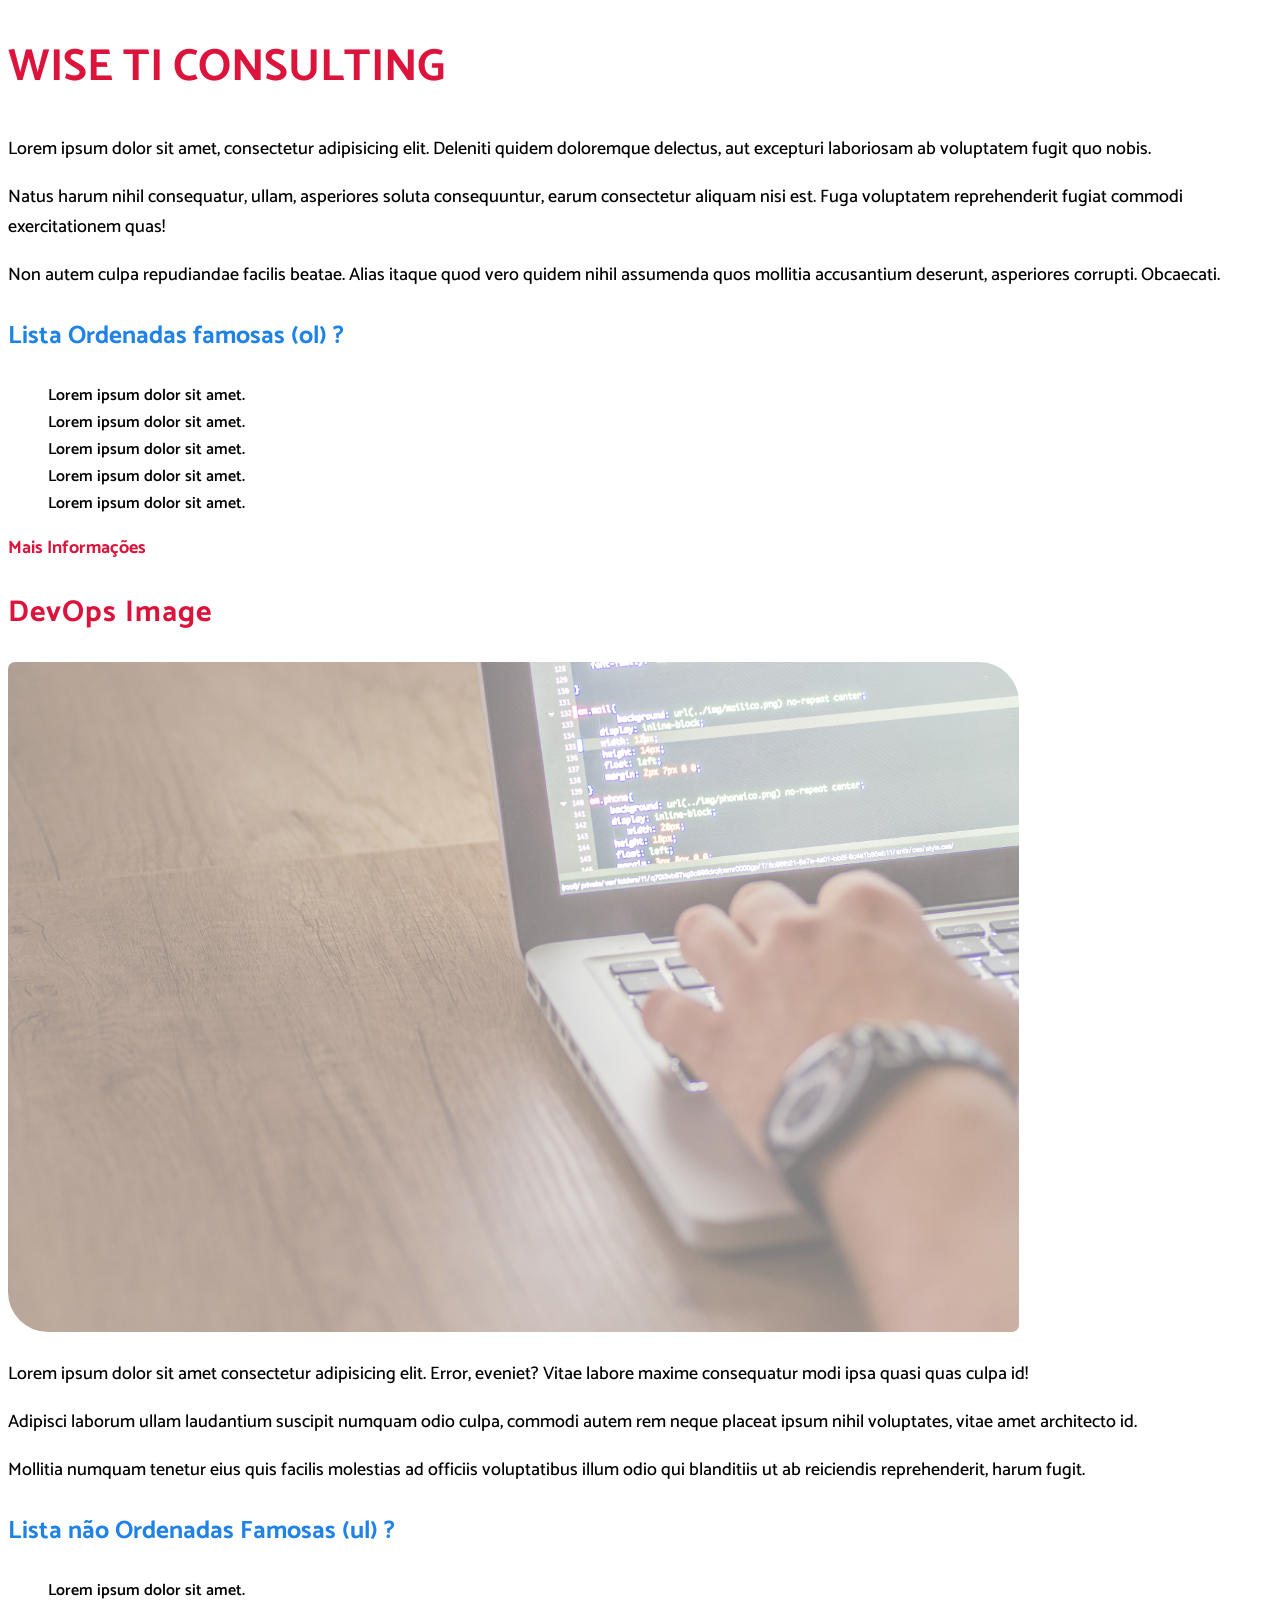
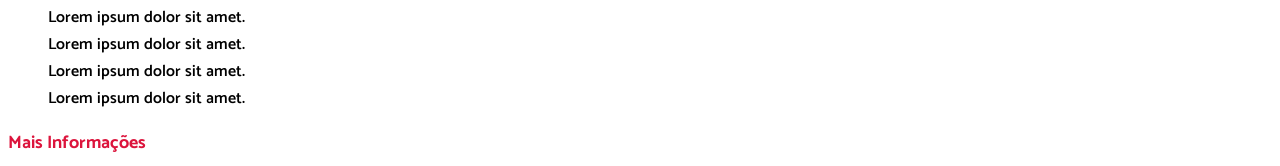
<file: 2 Semestre/WebApp/Fase 4 - View/fase4-view-cap4/index.html>
<!DOCTYPE html>
<html lang="en">
<head>

     <!-- link com o Google Fonts -->
     <link rel="preconnect" href="https://fonts.googleapis.com">
     <link rel="preconnect" href="https://fonts.gstatic.com" crossorigin>
     <link href="https://fonts.googleapis.com/css2?family=Catamaran:wght@300&display=swap" rel="stylesheet">

     
    <meta charset="UTF-8">
    <meta name="viewport" content="width=device-width, initial-scale=1.0">
    <title>Wise TI Consulting CSS</title>

    <link rel="stylesheet" href="./assets/css/styles.css">

</head>
<body>
    <! --CSS Inline - Atribute Style -- >
    <!-- <h1 style="color: red">Introdução CSS</h1> -->
    <h1 >Wise TI Consulting </h1>

    
    <p>Lorem ipsum dolor sit amet, consectetur adipisicing elit. Deleniti quidem doloremque delectus, aut excepturi laboriosam ab voluptatem fugit quo nobis.</p>
    <p>Natus harum nihil consequatur, ullam, asperiores soluta consequuntur, earum consectetur aliquam nisi est. Fuga voluptatem reprehenderit fugiat commodi exercitationem quas!</p>
    <p>Non autem culpa repudiandae facilis beatae. Alias itaque quod vero quidem nihil assumenda quos mollitia accusantium deserunt, asperiores corrupti. Obcaecati.</p>
    
    <h3>Lista Ordenadas famosas (ol) ?</h3>
    <ol>
        <li>Lorem ipsum dolor sit amet.</li>
        <li>Lorem ipsum dolor sit amet.</li>
        <li>Lorem ipsum dolor sit amet.</li>
        <li>Lorem ipsum dolor sit amet.</li>
        <li>Lorem ipsum dolor sit amet.</li>
    </ol>
    <a href="https://aibusiness.com/" target="_blank">Mais Informações</a>


    <h2>DevOps Image </h2>
    <img src="./assets/img/pexels-goumbik-574069.jpg" alt="">

   <p>Lorem ipsum dolor sit amet consectetur adipisicing elit. Error, eveniet? Vitae labore maxime consequatur modi ipsa quasi quas culpa id!</p>
   <p>Adipisci laborum ullam laudantium suscipit numquam odio culpa, commodi autem rem neque placeat ipsum nihil voluptates, vitae amet architecto id.</p>
   <p>Mollitia numquam tenetur eius quis facilis molestias ad officiis voluptatibus illum odio qui blanditiis ut ab reiciendis reprehenderit, harum fugit.</p>

<h3>Lista não Ordenadas Famosas (ul) ?</h3>
    <ul>
        <li>Lorem ipsum dolor sit amet.</li>
        <li>Lorem ipsum dolor sit amet.</li>
        <li>Lorem ipsum dolor sit amet.</li>
        <li>Lorem ipsum dolor sit amet.</li>
        <li>Lorem ipsum dolor sit amet.</li>
    </ul>
    <a href="https://aibusiness.com/" target="_blank">Mais Informações</a>

</body>
</html>
</file>
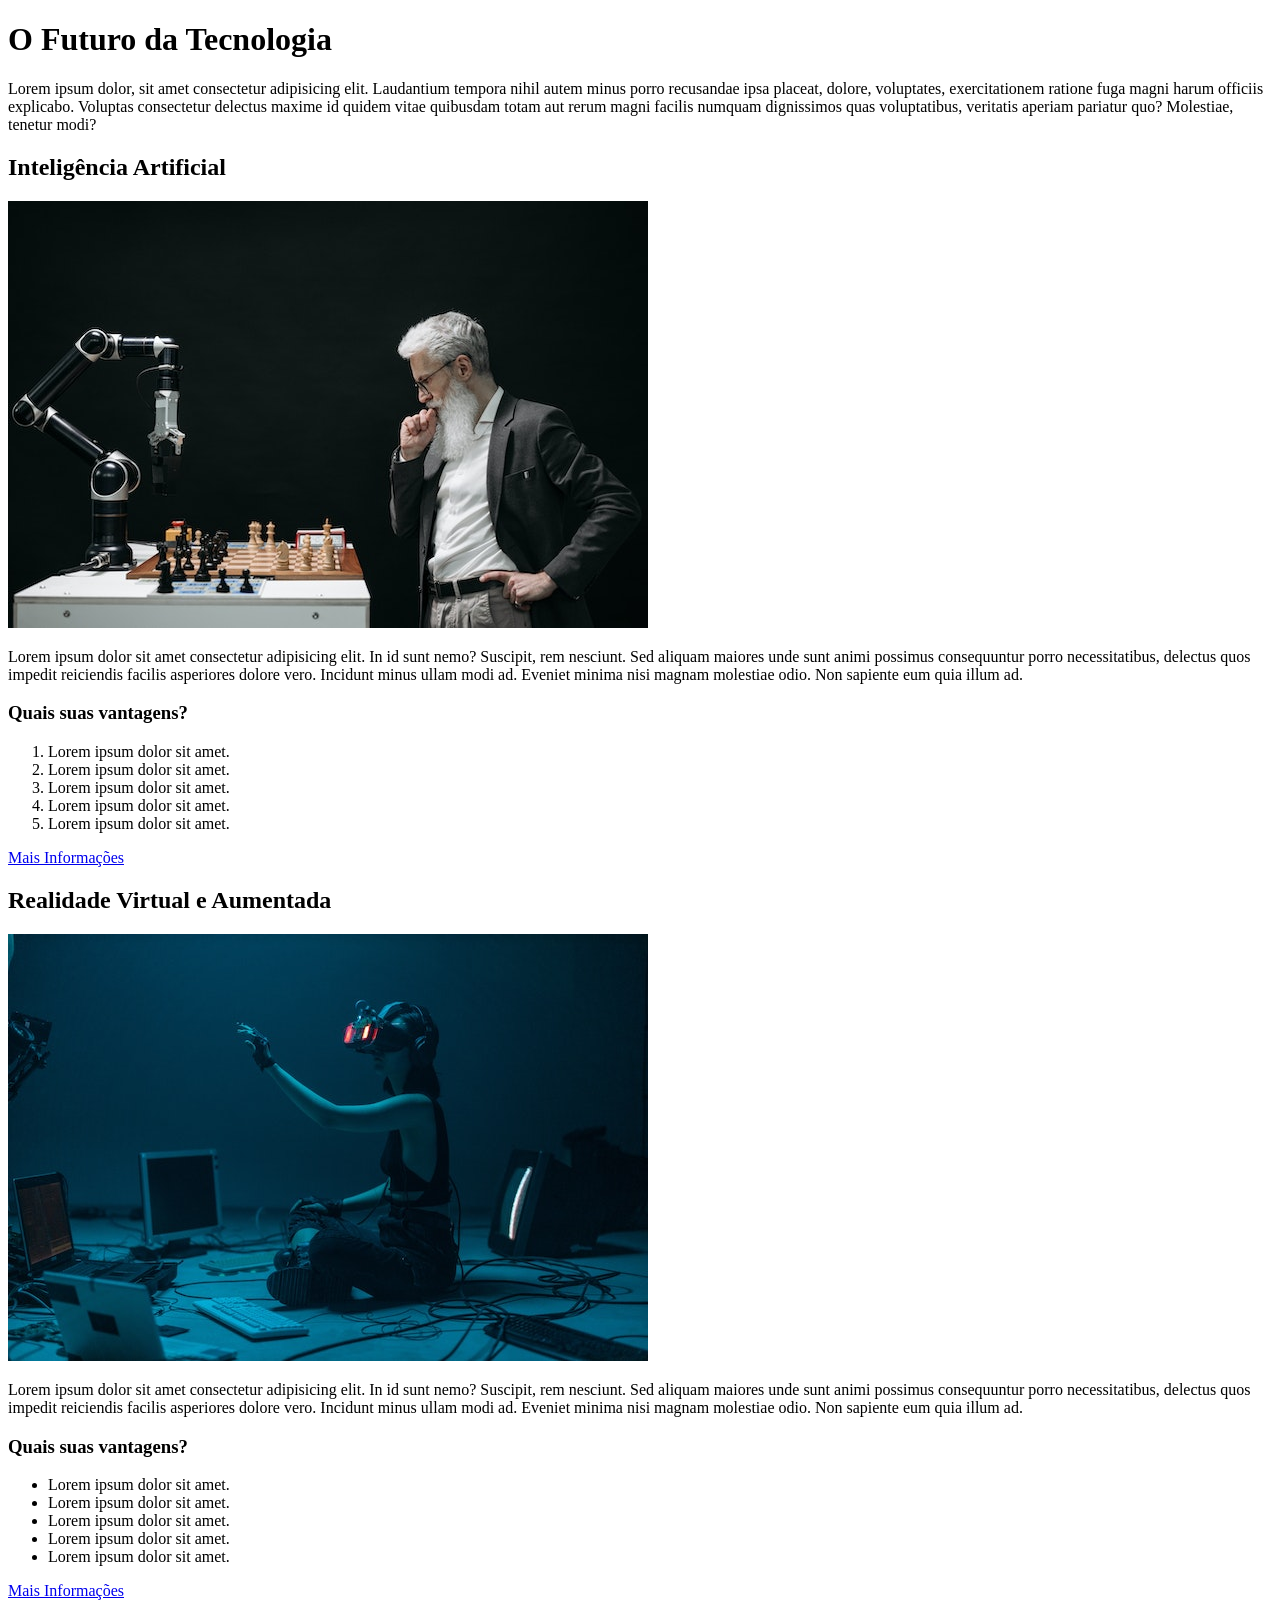
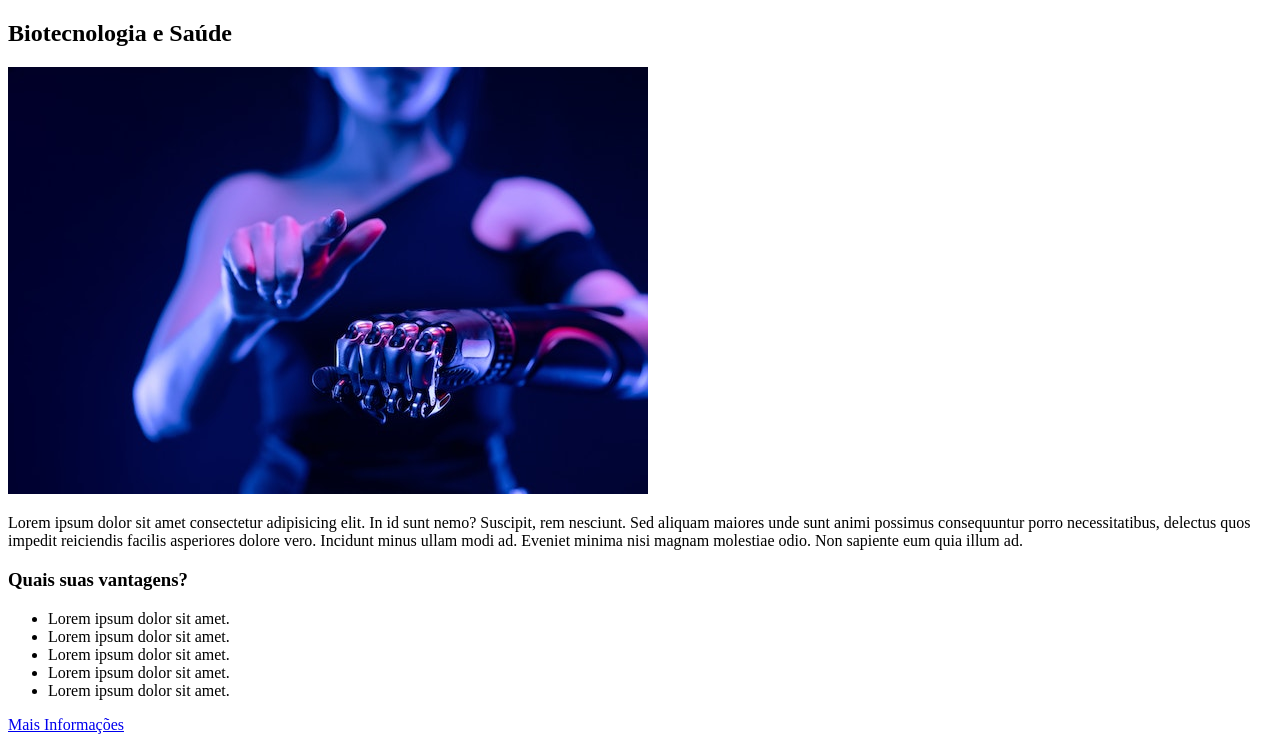
<file: 2 Semestre/WebApp/Fase 4 - View/hands-on-01/index.html>
<!DOCTYPE html>
<html lang="pt-BR">
<head>

     <!-- link com o Google Fonts -->
     <link rel="preconnect" href="https://fonts.googleapis.com">
     <link rel="preconnect" href="https://fonts.gstatic.com" crossorigin>
     <link href="https://fonts.googleapis.com/css2?family=Catamaran:wght@300&display=swap" rel="stylesheet">
 
    <meta charset="UTF-8">
    <meta name="viewport" content="width=device-width, initial-scale=1.0">
    <title>Hands-on-01</title>
</head>
<body>
    <!-- título principal -->
    <h1>O Futuro da Tecnologia</h1>   
    <p>
        Lorem ipsum dolor, sit amet consectetur adipisicing elit. Laudantium tempora nihil autem minus porro recusandae ipsa placeat, dolore, voluptates, exercitationem ratione fuga magni harum officiis explicabo. Voluptas consectetur delectus maxime id quidem vitae quibusdam totam aut rerum magni facilis numquam dignissimos quas voluptatibus, veritatis aperiam pariatur quo? Molestiae, tenetur modi?
    </p> 

    <!-- primeira tecnologia -->
    <h2>Inteligência Artificial</h2>
    <img src="./assets/images/inteligencia-artificial.jpg" alt="Imagem de um robô jogando xadrez com um humano">

    <p>
        Lorem ipsum dolor sit amet consectetur adipisicing elit. In id sunt nemo? Suscipit, rem nesciunt. Sed aliquam maiores unde sunt animi possimus consequuntur porro necessitatibus, delectus quos impedit reiciendis facilis asperiores dolore vero. Incidunt minus ullam modi ad. Eveniet minima nisi magnam molestiae odio. Non sapiente eum quia illum ad.
    </p>

    <h3>Quais suas vantagens?</h3>
    <ol>
        <li>Lorem ipsum dolor sit amet.</li>
        <li>Lorem ipsum dolor sit amet.</li>
        <li>Lorem ipsum dolor sit amet.</li>
        <li>Lorem ipsum dolor sit amet.</li>
        <li>Lorem ipsum dolor sit amet.</li>
    </ol>
    <a href="https://aibusiness.com/" target="_blank">Mais Informações</a>

    <!-- segunda tecnologia -->
    <h2>Realidade Virtual e Aumentada</h2>
    <img src="./assets/images/realidade-aumentada.jpg" alt="Pessoa com um óculos de realidade virtual">

    <p>
        Lorem ipsum dolor sit amet consectetur adipisicing elit. In id sunt nemo? Suscipit, rem nesciunt. Sed aliquam maiores unde sunt animi possimus consequuntur porro necessitatibus, delectus quos impedit reiciendis facilis asperiores dolore vero. Incidunt minus ullam modi ad. Eveniet minima nisi magnam molestiae odio. Non sapiente eum quia illum ad.
    </p>

    <h3>Quais suas vantagens?</h3>
    <ul>
        <li>Lorem ipsum dolor sit amet.</li>
        <li>Lorem ipsum dolor sit amet.</li>
        <li>Lorem ipsum dolor sit amet.</li>
        <li>Lorem ipsum dolor sit amet.</li>
        <li>Lorem ipsum dolor sit amet.</li>
    </ul>
    <a href="https://arpost.co/" target="_blank">Mais Informações</a>

     <!-- terceira tecnologia -->
     <h2>Biotecnologia e Saúde</h2>
     <img src="./assets/images/biotecnologia.jpg" alt="Pessoa com braço biônico">
 
     <p>
         Lorem ipsum dolor sit amet consectetur adipisicing elit. In id sunt nemo? Suscipit, rem nesciunt. Sed aliquam maiores unde sunt animi possimus consequuntur porro necessitatibus, delectus quos impedit reiciendis facilis asperiores dolore vero. Incidunt minus ullam modi ad. Eveniet minima nisi magnam molestiae odio. Non sapiente eum quia illum ad.
     </p>
 
     <h3>Quais suas vantagens?</h3>
     <ul>
         <li>Lorem ipsum dolor sit amet.</li>
         <li>Lorem ipsum dolor sit amet.</li>
         <li>Lorem ipsum dolor sit amet.</li>
         <li>Lorem ipsum dolor sit amet.</li>
         <li>Lorem ipsum dolor sit amet.</li>
     </ul>
     <a href="https://www.bio.org/" target="_blank">Mais Informações</a>

    

    

</body>
</html>
</file>
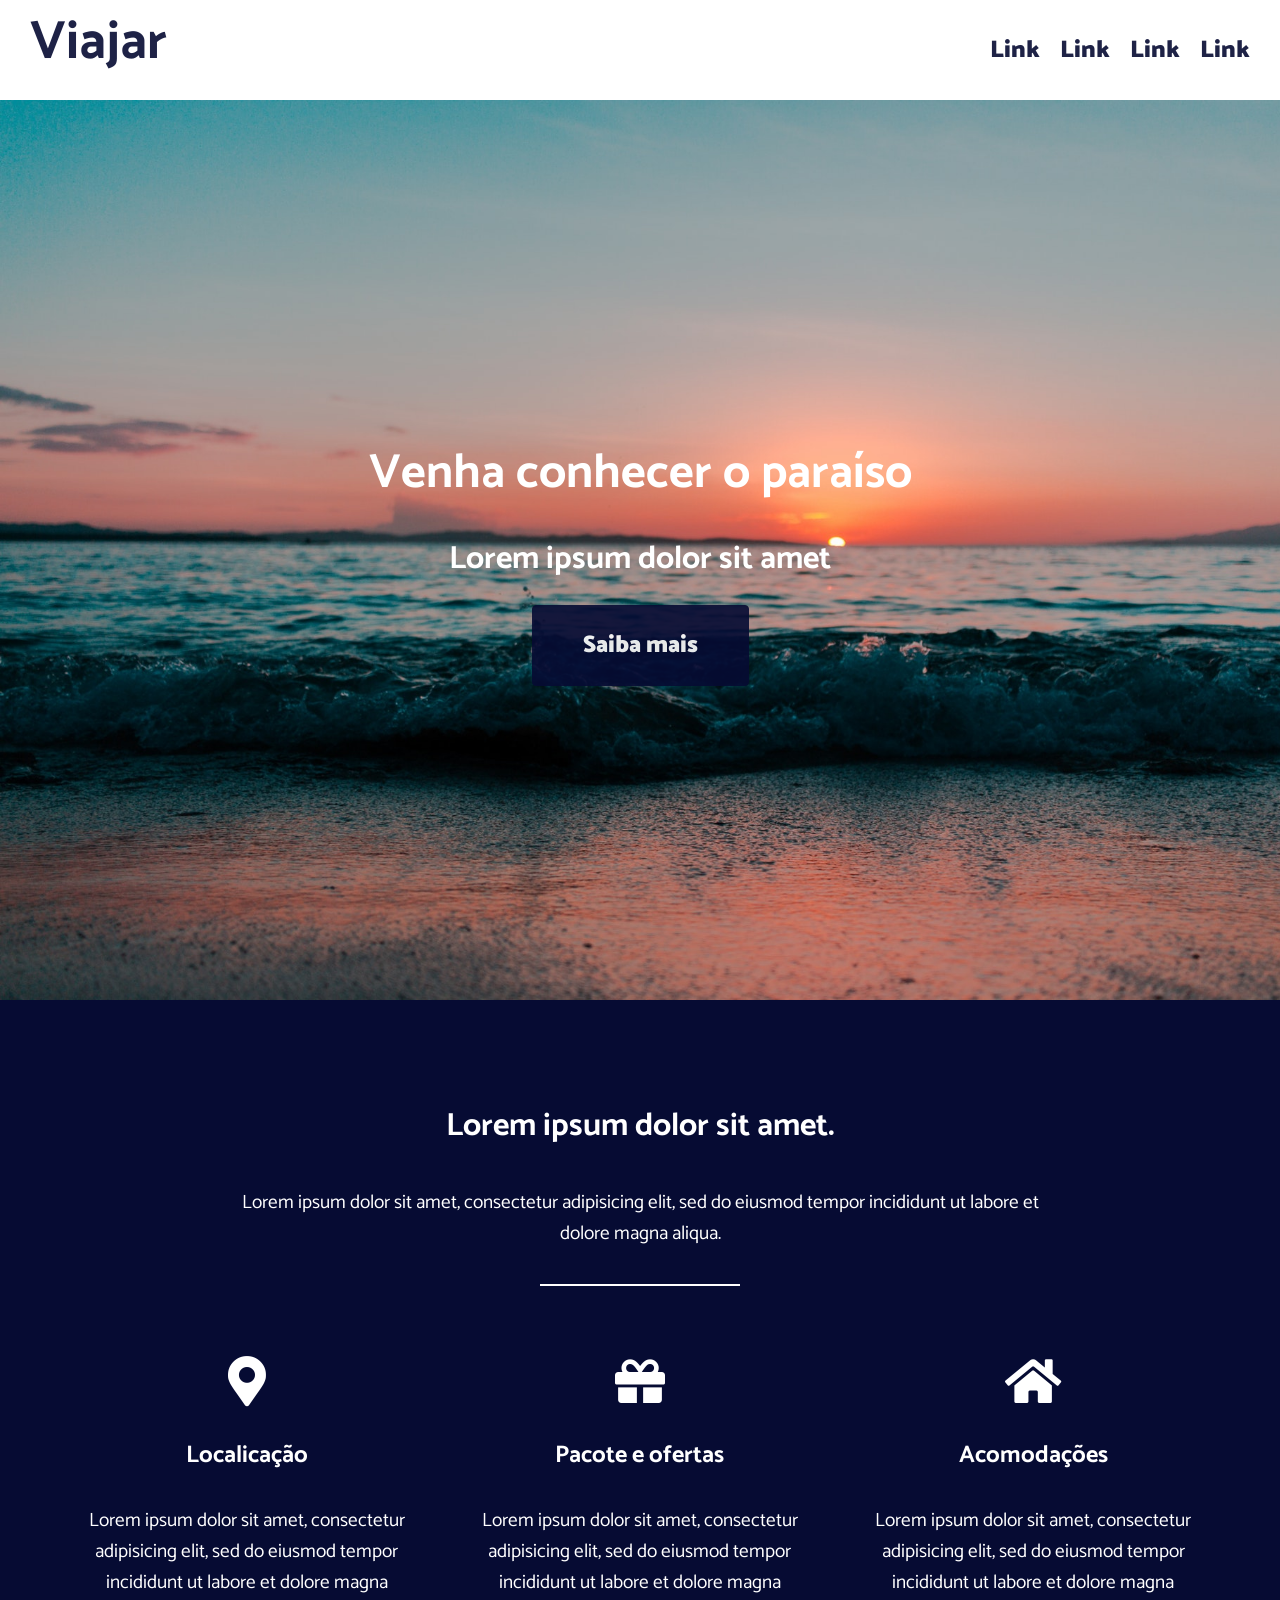
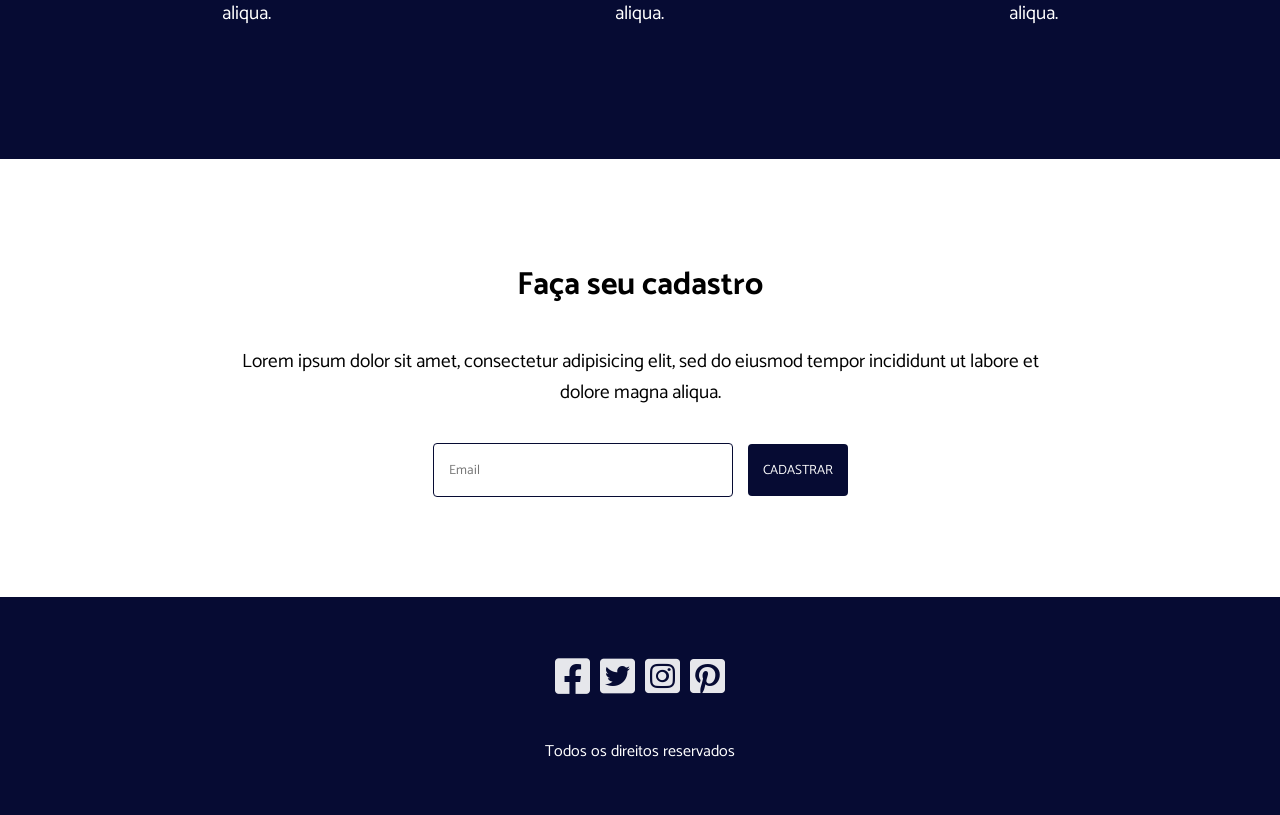
<file: 2 Semestre/WebApp/Fase 4 - View/hands-on-010/index.html>
<!DOCTYPE html>
<html lang="pt-br">

<head>
  <meta charset="utf-8">
  <meta name="viewport" content="width=device-width, initial-scale=1">

  <link rel="preconnect" href="https://fonts.googleapis.com">
  <link rel="preconnect" href="https://fonts.gstatic.com" crossorigin>
  <link href="https://fonts.googleapis.com/css2?family=Catamaran:wght@300&display=swap" rel="stylesheet">

  <link rel="stylesheet" href="https://cdnjs.cloudflare.com/ajax/libs/font-awesome/5.12.1/css/all.min.css"
    integrity="sha256-mmgLkCYLUQbXn0B1SRqzHar6dCnv9oZFPEC1g1cwlkk=" crossorigin="anonymous" />
  <link rel="stylesheet" href="./css/style.css">
  <title>Hands-on-010</title>
</head>

<body>

  <header>
    <h1><a href="#">Viajar</a></h1>
    <nav class="header-menu">
      <ul>
        <li><a href="#">Link</a></li>
        <li><a href="#">Link</a></li>
        <li><a href="#">Link</a></li>
        <li><a href="#">Link</a></li>
      </ul>
    </nav>
  </header>

  <!-- banner -->
  <section class="banner">
    <h2>Venha conhecer o paraíso</h2>
    <h3>Lorem ipsum dolor sit amet</h3>
    <a href="#" class="btn">Saiba mais</a>
  </section>


  <!-- informacoes -->
  <section class="informacoes">
    <h3>Lorem ipsum dolor sit amet.</h3>
    <p>
      Lorem ipsum dolor sit amet, consectetur adipisicing elit, sed do eiusmod tempor incididunt ut labore et dolore
      magna aliqua.
    </p>
    <hr>
    <ul class="item">
      <li>
        <i class="fas fa-map-marker-alt"></i>
        <h4>Localicação</h4>
        <p>Lorem ipsum dolor sit amet, consectetur adipisicing elit, sed do eiusmod tempor incididunt ut labore et
          dolore magna aliqua.</p>
      </li>
      <li>
        <i class="fas fa-gift"></i>
        <h4>Pacote e ofertas</h4>
        <p>Lorem ipsum dolor sit amet, consectetur adipisicing elit, sed do eiusmod tempor incididunt ut labore et
          dolore magna aliqua.</p>
      </li>
      <li>
        <i class="fas fa-home"></i>
        <h4>Acomodações</h4>
        <p>Lorem ipsum dolor sit amet, consectetur adipisicing elit, sed do eiusmod tempor incididunt ut labore et
          dolore magna aliqua.</p>
      </li>
    </ul>
  </section>

  <!-- news Letter -->
  <section class="cadastro">
    <h3>Faça seu cadastro</h3>
    <p>Lorem ipsum dolor sit amet, consectetur adipisicing elit, sed do eiusmod tempor incididunt ut labore et dolore
      magna aliqua.</p>

    <form name="cadastro" id="cadastro" method="post" action="">
      <input type="email" placeholder="Email">
      <button type="button" name="button">Cadastrar</button>
    </form>
  </section>

  <!-- rodapé -->
  <footer>
    <ul>
      <li><a href="#"><i class="fab fa-facebook-square"></i></a></li>
      <li><a href="#"><i class="fab fa-twitter-square"></i></a></li>
      <li><a href="#"><i class="fab fa-instagram-square"></i></a></li>
      <li><a href="#"><i class="fab fa-pinterest-square"></i></a></li>
    </ul>
    <p>
      Todos os direitos reservados
    </p>
  </footer>
</body>

</html>
</file>
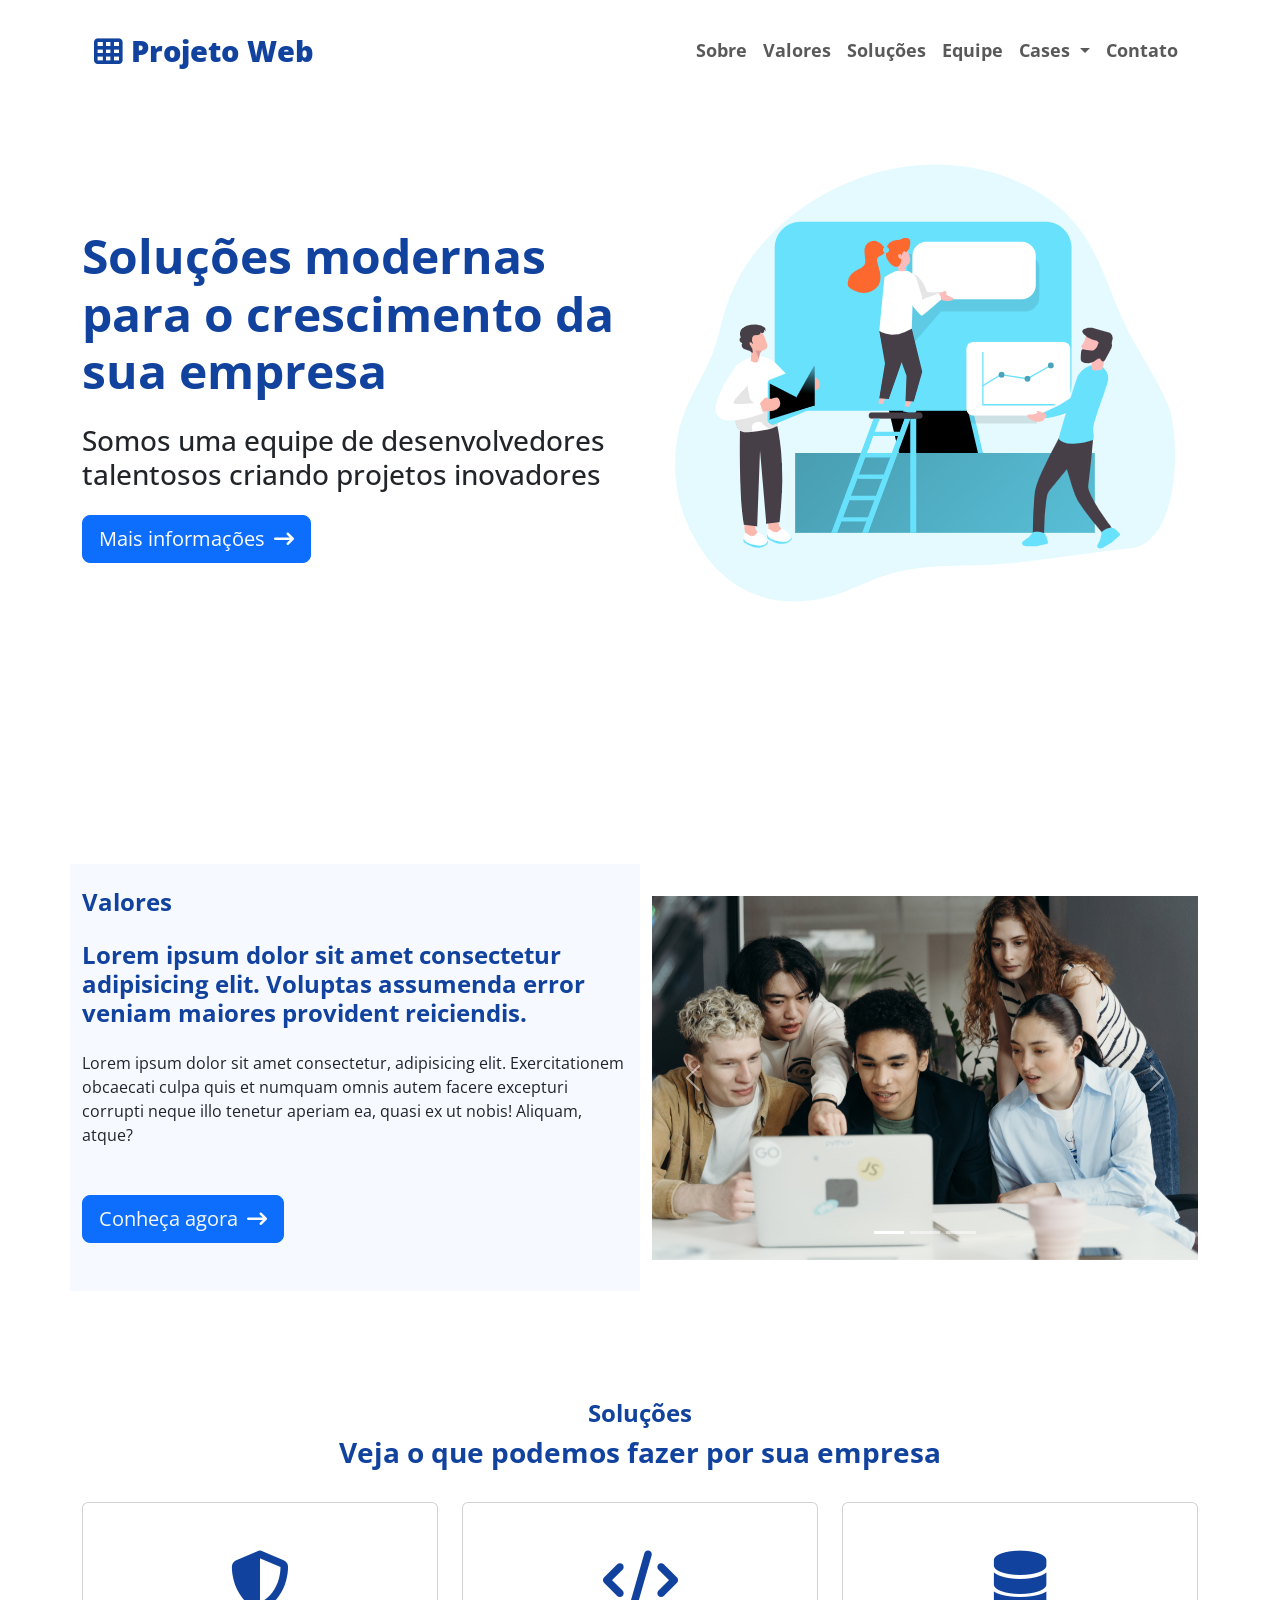
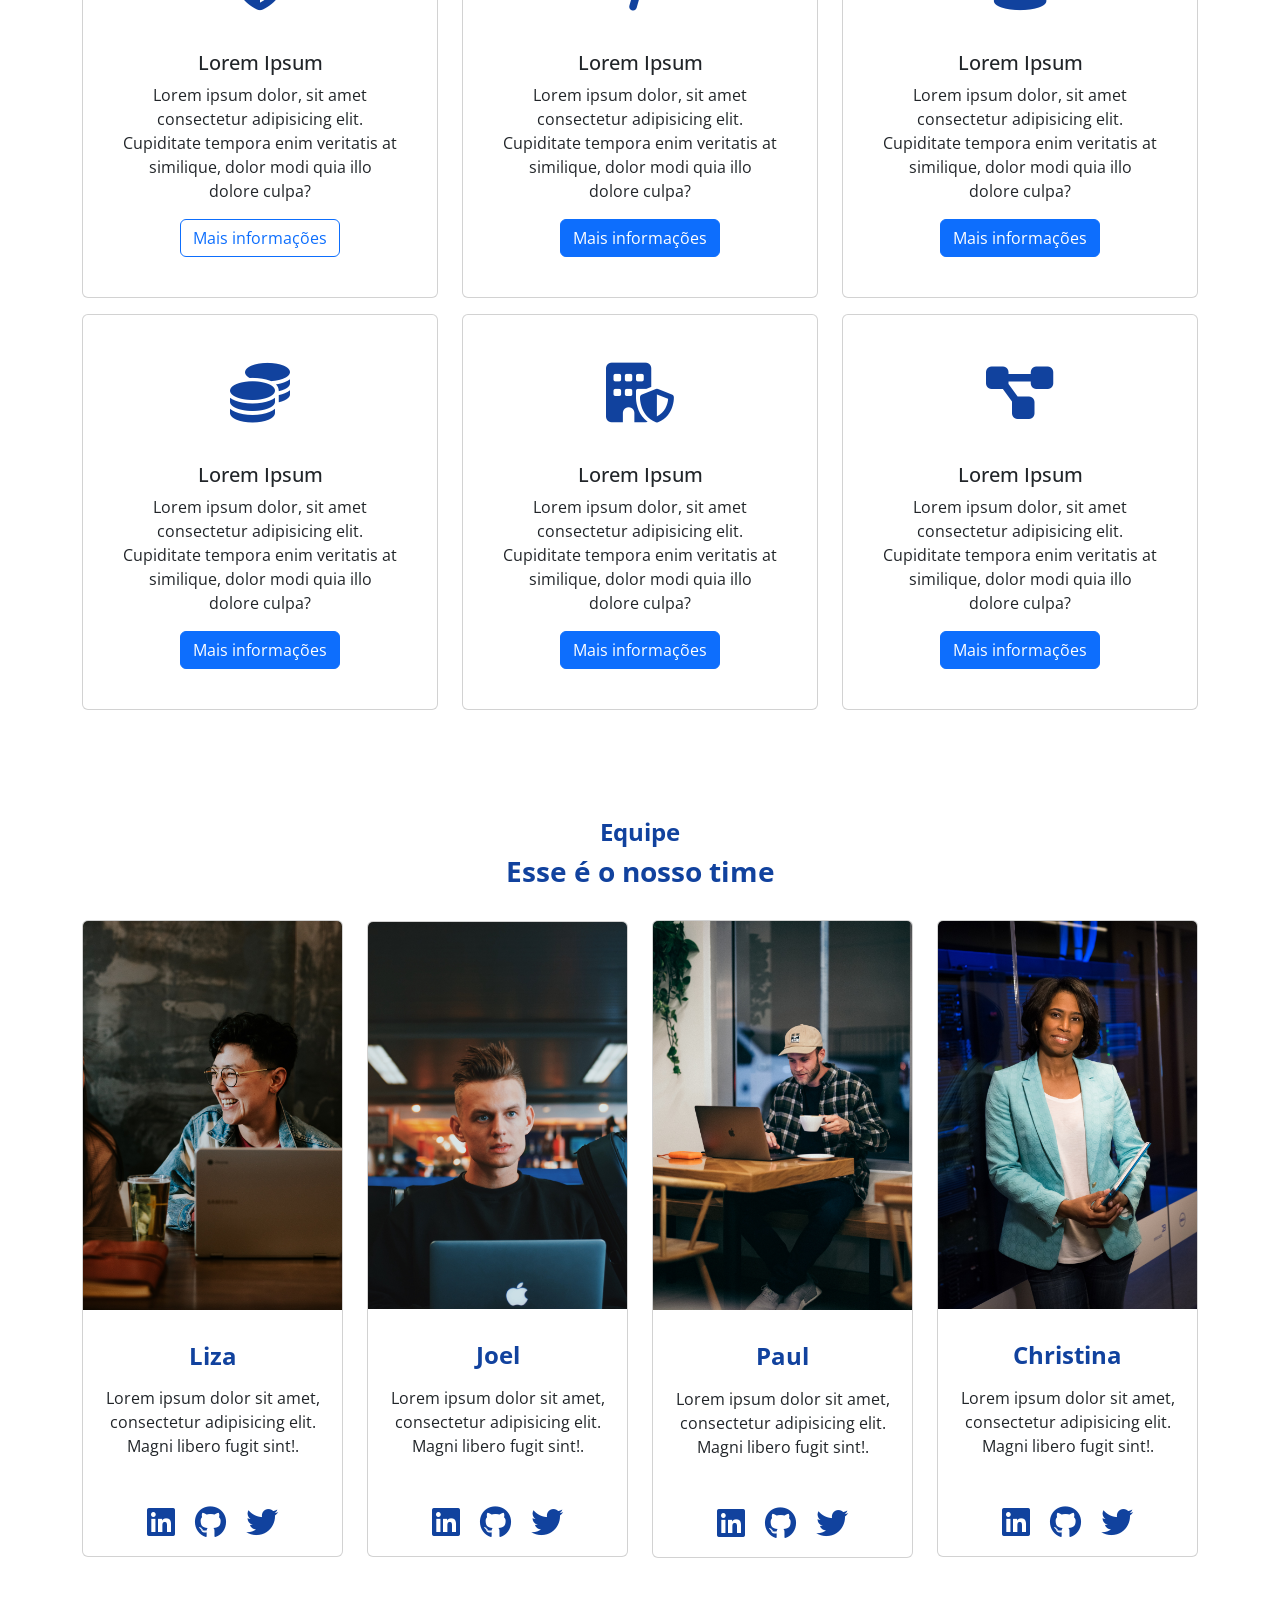
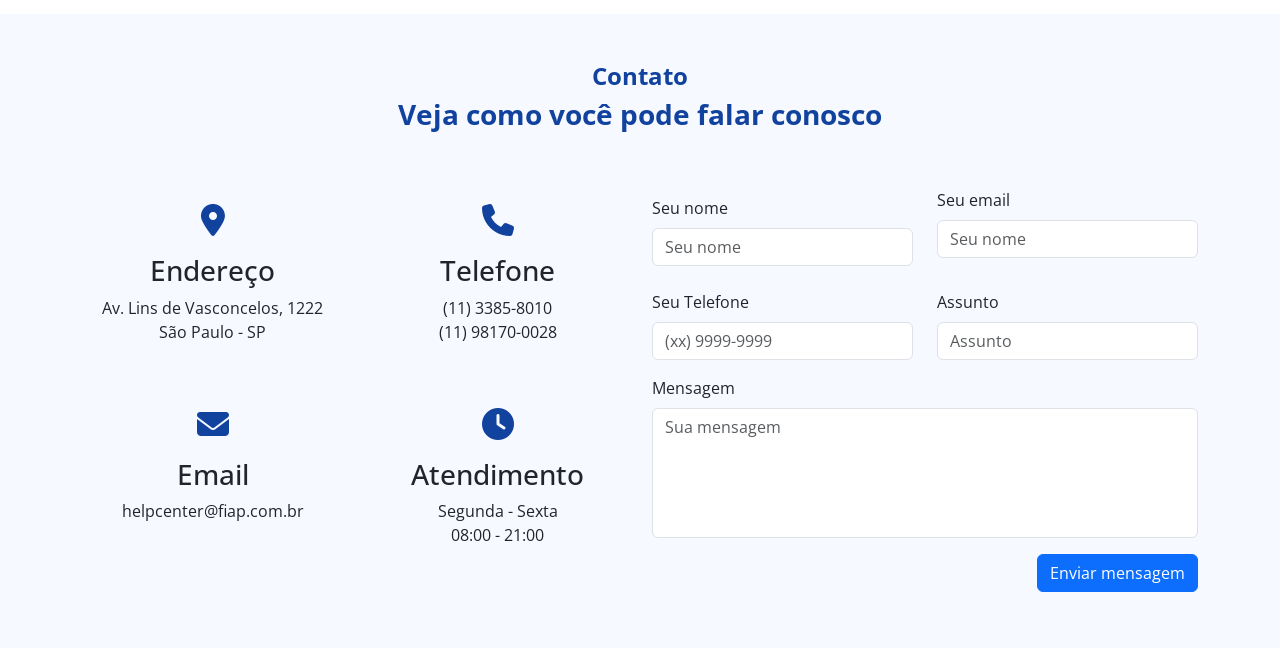
<file: 2 Semestre/WebApp/Fase 4 - View/hands-on-011/index.html>
<!doctype html>
<html lang="pt-BR">

<head>
    <meta charset="utf-8">
    <meta name="viewport" content="width=device-width, initial-scale=1">
    <title>Hands-on-011</title>

    <!-- Google Fonts -->
    <link rel="preconnect" href="https://fonts.googleapis.com">
    <link rel="preconnect" href="https://fonts.gstatic.com" crossorigin>
    <link href="https://fonts.googleapis.com/css2?family=Open+Sans:wght@300&display=swap" rel="stylesheet">
    <!-- Bootstrap Icons -->
    <link rel="stylesheet" href="https://cdn.jsdelivr.net/npm/bootstrap-icons@1.10.4/font/bootstrap-icons.css">

    <link rel="stylesheet" href="https://cdnjs.cloudflare.com/ajax/libs/font-awesome/6.4.0/css/all.min.css"
        integrity="sha512-iecdLmaskl7CVkqkXNQ/ZH/XLlvWZOJyj7Yy7tcenmpD1ypASozpmT/E0iPtmFIB46ZmdtAc9eNBvH0H/ZpiBw=="
        crossorigin="anonymous" referrerpolicy="no-referrer" />

    <!-- Bootstrap CSS -->
    <link href="https://cdn.jsdelivr.net/npm/bootstrap@5.3.0-alpha3/dist/css/bootstrap.min.css" rel="stylesheet"
        integrity="sha384-KK94CHFLLe+nY2dmCWGMq91rCGa5gtU4mk92HdvYe+M/SXH301p5ILy+dN9+nJOZ" crossorigin="anonymous">

    <!-- Minha CSS -->
    <link rel="stylesheet" href="./css/styles.css">

</head>

<body>
    <!-- header da página -->
    <header class="container mt-3 mb-5">
        <nav class="navbar navbar-expand-lg">
            <div class="container">
                <a class="navbar-brand logo-text" href="#"><i class="fa-solid fa-table-cells logo-icon"></i>
                   Projeto Web</a>
                <button class="navbar-toggler" type="button" data-bs-toggle="collapse"
                    data-bs-target="#navbarSupportedContent" aria-controls="navbarSupportedContent"
                    aria-expanded="false" aria-label="Toggle navigation">
                    <i class="fa-solid fa-align-right"></i>
                </button>
                <div class="collapse navbar-collapse" id="navbarSupportedContent">
                    <ul class="navbar-nav ms-auto mb-2 mb-lg-0">
                        <li class="nav-item">
                            <a class="nav-link" href="#sobre">Sobre</a>
                        </li>
                        <li class="nav-item">
                            <a class="nav-link" href="#valores">Valores</a>
                        </li>
                        <li class="nav-item">
                            <a class="nav-link" href="#solucoes">Soluções</a>
                        </li>
                        <li class="nav-item">
                            <a class="nav-link" href="#equipe">Equipe </a>
                        </li>
                        <li class="nav-item dropdown">
                            <a class="nav-link dropdown-toggle" href="#" role="button" data-bs-toggle="dropdown"
                                aria-expanded="false">
                                Cases
                            </a>
                            <ul class="dropdown-menu">
                                <li><a class="dropdown-item" href="#" data-bs-toggle="modal"
                                        data-bs-target="#caseModal1">Case 1</a></li>
                                <li>
                                    <hr class="dropdown-divider">
                                </li>
                                <li><a class="dropdown-item" href="#" data-bs-toggle="modal"
                                        data-bs-target="#caseModal1">Case 2</a></li>
                                <li>
                                    <hr class="dropdown-divider">
                                </li>
                                <li><a class="dropdown-item" href="#" data-bs-toggle="modal"
                                        data-bs-target="#caseModal1">Case 3</a></li>
                            </ul>
                        </li>
                        <li class="nav-item">
                            <a class="nav-link" href="#contato">Contato</a>
                        </li>
                    </ul>
                </div>
            </div>
        </nav>
    </header>


    <!-------------------------------------- sobre -------------------------------------->
    <section class="container sobre my-5" id="sobre">
        <div class="row d-flex align-items-center justify-content-between">
            <div class="col-lg-6">
                <h2 class="my-title display-5 my-4">Soluções modernas para o crescimento da sua empresa</h2>
                <h3 class="mb-4">Somos uma equipe de desenvolvedores talentosos criando projetos inovadores</h3>
                <a href="" class="btn btn-primary btn-lg">Mais informações <i
                        class="fa-solid fa-arrow-right-long ms-1"></i></a>
            </div>
            <div class="col-lg-6 text-center">
                <img src="./images/Team building _Monochromatic.png" alt="" class="img-fluid">
            </div>
        </div>
    </section>
    <!----------------------------------- fim sobre - ------------------------------------->

    <!-------------------------------------- valores -------------------------------------->
    <section class="container my-5" id="valores">
        <div class="row d-flex align-items-center justify-content-center">
            <div class="col-lg-6 bg-blue-2 my-2">
                <h4 class="my-1 my-title mt-4">Valores</h4>
                <h4 class="my-title my-4">Lorem ipsum dolor sit amet consectetur adipisicing elit. Voluptas assumenda
                    error veniam maiores provident reiciendis.</h4>
                <p class="mb-5">Lorem ipsum dolor sit amet consectetur, adipisicing elit. Exercitationem obcaecati culpa
                    quis et numquam omnis autem facere excepturi corrupti neque illo tenetur aperiam ea, quasi ex ut
                    nobis! Aliquam, atque?</p>
                <a href="" class="btn btn-primary btn-lg text-light mb-5">Conheça agora <i
                        class="fa-solid fa-arrow-right-long ms-1"></i></a>
            </div>
            <div class="col-lg-6 text-center my-2">
            <div id="carouselExampleIndicators" class="carousel slide">
                <div class="carousel-indicators">
                    <button type="button" data-bs-target="#carouselExampleIndicators" data-bs-slide-to="0" class="active"
                        aria-current="true" aria-label="Slide 1"></button>
                    <button type="button" data-bs-target="#carouselExampleIndicators" data-bs-slide-to="1"
                        aria-label="Slide 2"></button>
                    <button type="button" data-bs-target="#carouselExampleIndicators" data-bs-slide-to="2"
                        aria-label="Slide 3"></button>
                </div>
                <div class="carousel-inner">
                    <div class="carousel-item active">
                        <img src="./images/carousel/pexels-cottonbro-studio-7437489.jpg" class="d-block w-100" alt="...">
                    </div>
                    <div class="carousel-item">
                        <img src="./images/carousel/pexels-christina-morillo-1181610.jpg" class="d-block w-100" alt="...">
                    </div>
                    
                    <div class="carousel-item">
                        <img src="./images/carousel/pexels-thirdman-5257759.jpg" class="d-block w-100" alt="...">
                    </div>
                </div>
                <button class="carousel-control-prev" type="button" data-bs-target="#carouselExampleIndicators"
                    data-bs-slide="prev">
                    <span class="carousel-control-prev-icon" aria-hidden="true"></span>
                    <span class="visually-hidden">Previous</span>
                </button>
                <button class="carousel-control-next" type="button" data-bs-target="#carouselExampleIndicators"
                    data-bs-slide="next">
                    <span class="carousel-control-next-icon" aria-hidden="true"></span>
                    <span class="visually-hidden">Next</span>
                </button>
            </div>
            </div>
        </div>
    </section>
    <!----------------------------------- fim valores -------------------------------------->

    <!----------------------------------- solucoes -------------------------------------->
    <section class="container my-5" id="solucoes">
        <h4 class="my-title text-center my-mt">Soluções</h4>
        <h3 class="text-center my-title mb-4">Veja o que podemos fazer por sua empresa</h3>

        <div class="row d-flex align-items-center justify-content-center">
            <div class="col-lg-4 my-2">
                <div class="card text-center p-4">
                    <i class="fa-solid fa-shield-halved icon"></i>
                    <div class="card-body">
                        <h5 class="card-title">Lorem Ipsum</h5>
                        <p class="card-text">Lorem ipsum dolor, sit amet consectetur adipisicing elit. Cupiditate
                            tempora enim veritatis at similique, dolor modi quia illo dolore culpa?</p>
                        <a href="#" class="btn btn-outline-primary">Mais informações</a>
                    </div>
                </div>
            </div>

            <div class="col-lg-4 my-2">
                <div class="card text-center p-4">
                    <i class="fa-solid fa-code icon"></i>
                    <div class="card-body">
                        <h5 class="card-title">Lorem Ipsum</h5>
                        <p class="card-text">Lorem ipsum dolor, sit amet consectetur adipisicing elit. Cupiditate
                            tempora enim veritatis at similique, dolor modi
                            quia illo dolore culpa?</p>
                        <a href="#" class="btn btn-primary">Mais informações</a>
                    </div>
                </div>

            </div>

            <div class="col-lg-4 my-2">
                <div class="card text-center p-4">
                    <i class="fa-solid fa-database icon"></i>
                    <div class="card-body">
                        <h5 class="card-title">Lorem Ipsum</h5>
                        <p class="card-text">Lorem ipsum dolor, sit amet consectetur adipisicing elit. Cupiditate
                            tempora enim veritatis at similique, dolor modi
                            quia illo dolore culpa?</p>
                        <a href="#" class="btn btn-primary">Mais informações</a>
                    </div>
                </div>

            </div>

            <div class="col-lg-4 my-2">
                <div class="card text-center p-4">
                    <i class="fa-solid fa-coins icon"></i>
                    <div class="card-body">
                        <h5 class="card-title">Lorem Ipsum</h5>
                        <p class="card-text">Lorem ipsum dolor, sit amet consectetur adipisicing elit. Cupiditate
                            tempora enim veritatis at similique, dolor modi
                            quia illo dolore culpa?</p>
                        <a href="#" class="btn btn-primary">Mais informações</a>
                    </div>
                </div>
            </div>

            <div class="col-lg-4 my-2">
                <div class="card text-center p-4">
                    <i class="fa-solid fa-building-shield icon"></i>
                    <div class="card-body">
                        <h5 class="card-title">Lorem Ipsum</h5>
                        <p class="card-text">Lorem ipsum dolor, sit amet consectetur adipisicing elit. Cupiditate
                            tempora enim veritatis at similique, dolor modi
                            quia illo dolore culpa?</p>
                        <a href="#" class="btn btn-primary">Mais informações</a>
                    </div>
                </div>
            </div>

            <div class="col-lg-4 my-2">
                <div class="card text-center p-4">
                    <i class="fa-solid fa-diagram-project icon"></i>
                    <div class="card-body">
                        <h5 class="card-title">Lorem Ipsum</h5>
                        <p class="card-text">Lorem ipsum dolor, sit amet consectetur adipisicing elit. Cupiditate
                            tempora enim veritatis at similique, dolor modi
                            quia illo dolore culpa?</p>
                        <a href="#" class="btn btn-primary">Mais informações</a>
                    </div>
                </div>

            </div>

        </div>
    </section>
    <!-------------------------------- fim solucoes -------------------------------------->



    <!----------------------------------- equipe -------------------------------------->
    <section class="container mb-5" id="equipe">
        <h4 class="my-title text-center my-mt">Equipe</h4>
        <h3 class="text-center my-title mb-4">Esse é o nosso time</h3>

        <div class="row d-flex align-items-center justify-content-center">
            <div class="col-lg-3 my-2">
                <div class="card text-center">
                    <img src="./images/equipe/liza-cagle-nuyCCp8jleU-unsplash.jpg" class="card-img-top" alt="...">
                    <div class="card-body">
                        <h4 class="my-title my-3">Liza</h4>
                        <p class="card-text mb-4">Lorem ipsum dolor sit amet, consectetur adipisicing elit. Magni libero
                            fugit sint!.</p>
                        <div class="mt-5">
                            <a href=""><i class="fa-brands fa-linkedin icon-social mx-2"></i></a>
                            <a href=""><i class="fa-brands fa-github icon-social mx-2"></i></a>
                            <a href=""><i class="fa-brands fa-twitter icon-social mx-2"></i> </a>
                        </div>
                    </div>
                </div>
            </div>

            <div class="col-lg-3 my-2">
                <div class="card text-center">
                    <img src="./images/equipe/joel-mott-YU2cDEikESw-unsplash.jpg" class="card-img-top" alt="...">
                    <div class="card-body">
                        <h4 class="my-title my-3">Joel</h4>
                        <p class="card-text">Lorem ipsum dolor sit amet, consectetur adipisicing elit. Magni libero
                            fugit sint!.</p>
                        <div class="mt-5">
                            <a href=""><i class="fa-brands fa-linkedin icon-social mx-2"></i></a>
                            <a href=""><i class="fa-brands fa-github icon-social mx-2"></i></a>
                            <a href=""><i class="fa-brands fa-twitter icon-social mx-2"></i> </a>
                        </div>
                    </div>
                </div>
            </div>

            <div class="col-lg-3 my-2">
                <div class="card text-center">
                    <img src="./images/equipe/paul-visuals-PFC2fY9LE_g-unsplash.jpg" class="card-img-top" alt="...">
                    <div class="card-body">
                        <h4 class="my-title my-3">Paul</h4>
                        <p class="card-text mb-4">Lorem ipsum dolor sit amet, consectetur adipisicing elit. Magni libero
                            fugit sint!.</p>
                        <div class="mt-5">
                            <a href=""><i class="fa-brands fa-linkedin icon-social mx-2"></i></a>
                            <a href=""><i class="fa-brands fa-github icon-social mx-2"></i></a>
                            <a href=""><i class="fa-brands fa-twitter icon-social mx-2"></i> </a>
                        </div>
                    </div>
                </div>
            </div>

            <div class="col-lg-3 my-2">
                <div class="card text-center">
                    <img src="./images/equipe/christina-wocintechchat-com-dZVU-OYzOi0-unsplash.jpg" class="card-img-top"
                        alt="...">
                    <div class="card-body">
                        <h4 class="my-title my-3">Christina</h4>
                        <p class="card-text mb-4">Lorem ipsum dolor sit amet, consectetur adipisicing elit. Magni libero
                            fugit sint!.</p>
                        <div class="mt-5">
                            <a href=""><i class="fa-brands fa-linkedin icon-social mx-2"></i></a>
                            <a href=""><i class="fa-brands fa-github icon-social mx-2"></i></a>
                            <a href=""><i class="fa-brands fa-twitter icon-social mx-2"></i> </a>
                        </div>
                    </div>
                </div>
            </div>
        </div>
    </section>
    <!-------------------------------- fim equipe -------------------------------------->

    <!----------------------------------  modal ---------------------------------------->

    <!-- Case Padrão -->
    <div class="modal fade" id="caseModal1" tabindex="-1" aria-labelledby="exampleModalLabel" aria-hidden="true">
        <div class="modal-dialog modal-lg modal-dialog-centered">
            <div class="modal-content">
                <div class="modal-header">
                    <h1 class="modal-title fs-5" id="exampleModalLabel">Empresa ABC</h1>
                    <button type="button" class="btn-close" data-bs-dismiss="modal" aria-label="Close"></button>
                </div>
                <div class="modal-body">
                    <h2 class="mb-3">Descrição do projeto</h2>
                    <p>
                        Lorem ipsum dolor sit amet consectetur adipisicing elit. Repellendus, ut suscipit praesentium id
                        cum maiores quod assumenda quibusdam! Tempore at nesciunt minima! Beatae veniam omnis, ipsa
                        similique vitae deleniti facere accusantium doloremque, veritatis dolorum itaque fuga debitis
                        sint eaque voluptatum. Placeat similique et beatae reiciendis deleniti vel. Mollitia deserunt
                        rem ut corrupti voluptatibus nihil porro fuga obcaecati, molestias ducimus repellendus saepe
                        provident maiores, ab molestiae aut ratione assumenda? Nisi excepturi, inventore cum architecto
                        expedita accusamus alias officiis sint dicta voluptatum consequuntur voluptates quasi in
                        corporis adipisci magnam nulla error omnis deleniti fuga. Cumque, culpa veritatis ab quis porro
                        neque incidunt quisquam dolore quasi omnis placeat maxime delectus earum quaerat ducimus maiores
                        dignissimos quae vero eveniet a, consequatur explicabo laboriosam libero?
                    </p>

                    <h2>Soluções desenvolvidas</h2>
                    <div class="row my-4">
                        <div class="col-3">
                            <img src="./images/case-modal/pexels-dan-nelson-3949101.jpg" alt="Aplicativo 01"
                                class="img-fluid rounded-1">
                        </div>
                        <div class="col-3">
                            <img src="./images/case-modal/pexels-photomix-company-242492.jpg" alt="Aplicativo 02"
                                class="img-fluid rounded-1">
                        </div>
                        <div class="col-3">
                            <img src="./images/case-modal/pexels-pixabay-159435.jpg" alt="Aplicativo 03"
                                class="img-fluid rounded-1">
                        </div>
                        <div class="col-3">
                            <img src="./images/case-modal/pexels-torsten-dettlaff-54284.jpg" alt="Aplicativo 04"
                                class="img-fluid rounded-1">
                        </div>
                    </div>
                </div>
            </div>
        </div>
    </div>
    <!-------------------------------- fim modal Padrão ----------------------------------->

    <!-------------------------------------- contato -------------------------------------->
    <section class="container-fluid bg-blue-2 mt-5 " id="contato">
        <div class="container py-5">
            <h4 class="my-title text-center">Contato</h4>
            <h3 class="text-center my-title mb-4">Veja como você pode falar conosco</h3>
            <div class="row mt-5">
                <div class="col-lg-6">
                    <div class="row">
                        <div class="col-lg-6 my-4 text-center">
                            <p>
                                <i class="fa-solid fa-location-dot icon-contato"></i>
                            </p>
                            <h3>Endereço</h3>
                            <p>
                                Av. Lins de Vasconcelos, 1222 <br>
                                São Paulo - SP
                            </p>
                        </div>
                        <div class="col-lg-6 my-4 text-center">
                            <p>
                                <i class="fa-solid fa-phone icon-contato"></i>
                            </p>
                            <h3>Telefone</h3>
                            <p>(11) 3385-8010 <br>
                                (11) 98170-0028</p>
                        </div>
                        <div class="col-lg-6 my-4 text-center">
                            <p>
                                <i class="fa-solid fa-envelope icon-contato"></i>
                            </p>
                            <h3>Email</h3>
                            <p>
                                helpcenter@fiap.com.br <br>
                            </p>
                        </div>
                        <div class="col-lg-6 my-4 text-center">
                            <p>
                                <i class="fa-solid fa-clock icon-contato"></i>
                            </p>
                            <h3>Atendimento</h3>
                            <p>
                                Segunda - Sexta <br>
                                08:00 - 21:00
                            </p>
                        </div>

                    </div>
                </div>
                <div class="col-lg-6">
                    <form action="">
                        <div class="row text-start">
                            <div class="col-lg-6 my-3">
                                <label for="nome" class="form-label">Seu nome</label>
                                <input type="text" class="form-control" id="nome" placeholder="Seu nome">
                            </div>

                            <div class="col-lg-6 my-2">
                                <label for="email" class="form-label">Seu email</label>
                                <input type="email" class="form-control" id="email" placeholder="Seu nome">
                            </div>

                            <div class="col-lg-6 my-2">
                                <label for="fone" class="form-label">Seu Telefone</label>
                                <input type="tel" class="form-control" id="fone" placeholder="(xx) 9999-9999">
                            </div>

                            <div class="col-lg-6 my-2">
                                <label for="mensagem" class="form-label">Assunto</label>
                                <input type="text" class="form-control" id="mensagem" placeholder="Assunto">
                            </div>

                            <div class="col-lg-12 my-2">
                                <label for="nome" class="form-label">Mensagem</label>
                                <textarea name="mensagem" id="mensagemm" placeholder="Sua mensagem"
                                    class="form-control"></textarea>
                            </div>

                            <div class="col-lg-12 my-2 d-flex justify-content-end">
                                <button type="submit" class="btn btn-primary">Enviar mensagem</button>
                            </div>
                        </div>
                    </form>
                </div>
            </div>
        </div>
    </section>
    <!----------------------------------- fim contato -------------------------------------->

    <script src="https://cdn.jsdelivr.net/npm/bootstrap@5.3.0-alpha3/dist/js/bootstrap.bundle.min.js"
        integrity="sha384-ENjdO4Dr2bkBIFxQpeoTz1HIcje39Wm4jDKdf19U8gI4ddQ3GYNS7NTKfAdVQSZe"
        crossorigin="anonymous"></script>
</body>

</html>
</file>
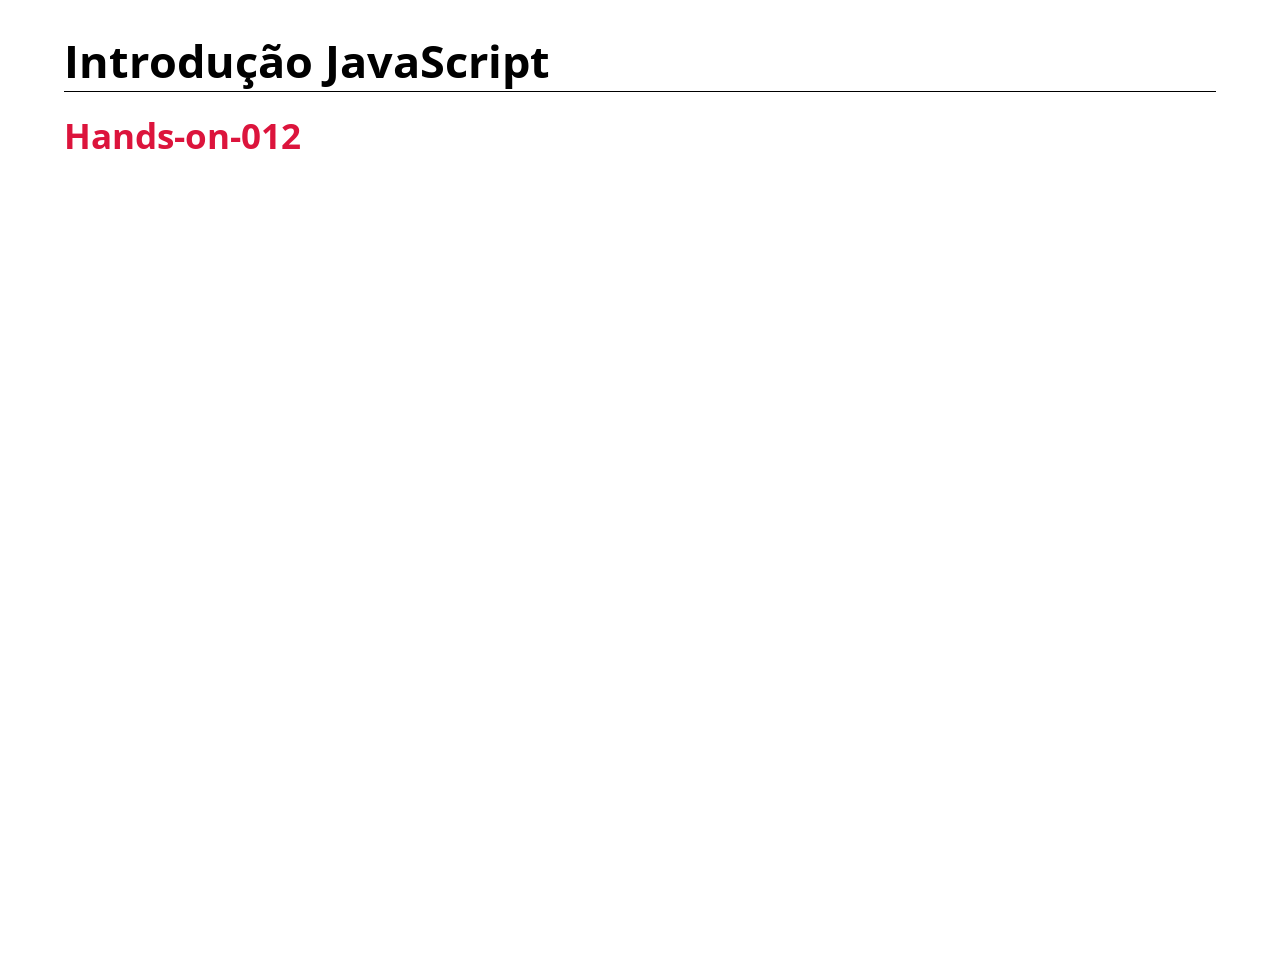
<file: 2 Semestre/WebApp/Fase 4 - View/hands-on-012/index.html>
<!doctype html>
<html lang="pt-BR">

<head>
    <meta charset="utf-8">
    <meta name="viewport" content="width=device-width, initial-scale=1">
    <title>Hands-on-012</title>

    <!-- Google Fonts -->
    <link rel="preconnect" href="https://fonts.googleapis.com">
    <link rel="preconnect" href="https://fonts.gstatic.com" crossorigin>
    <link href="https://fonts.googleapis.com/css2?family=Open+Sans:wght@300&display=swap" rel="stylesheet">

    <!-- Minha CSS -->
    <link rel="stylesheet" href="./css/styles.css">
</head>

<body>
    <h1>Introdução JavaScript</h1>  
    <h2>Hands-on-012</h2>
    
    <script src="./js/hands-12.js"></script>

</body>
</html>
</file>
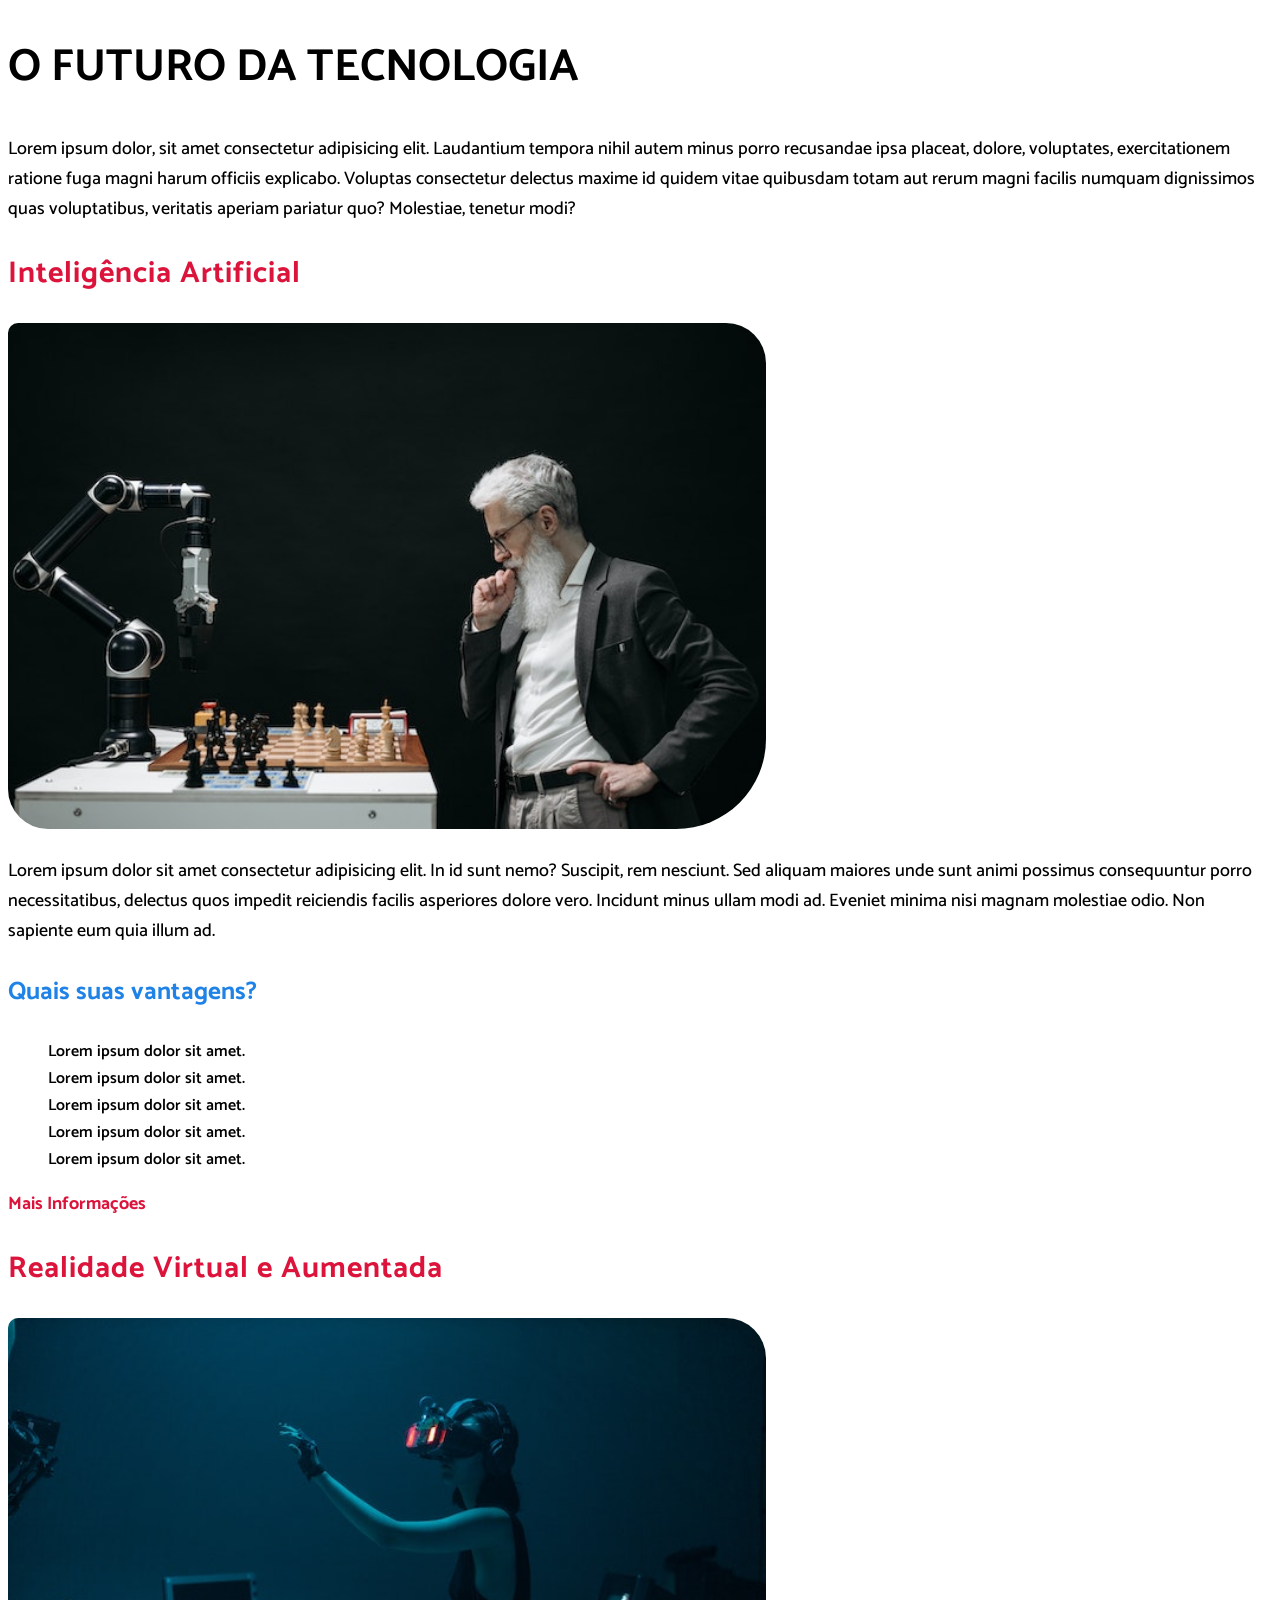
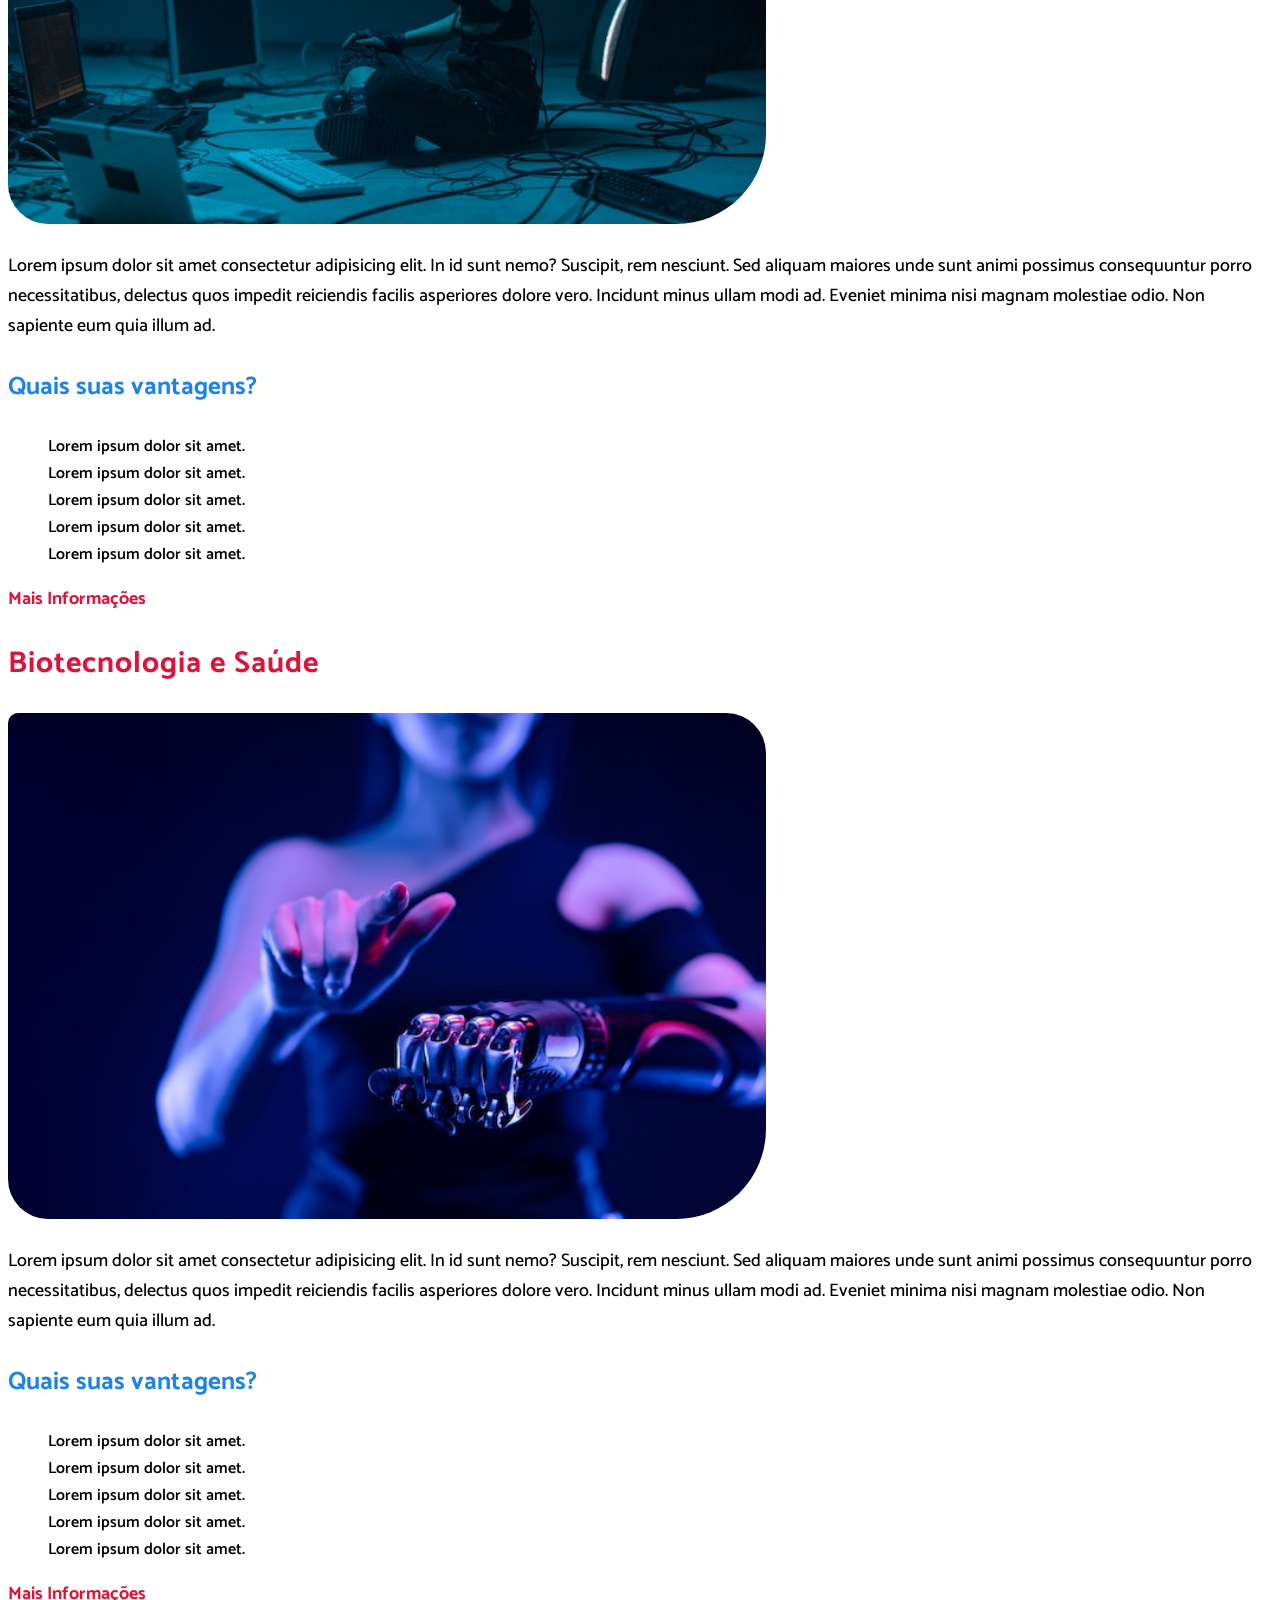
<file: 2 Semestre/WebApp/Fase 4 - View/hands-on-02/index.html>
<!DOCTYPE html>
<html lang="pt-BR">

<head>

    <!-- link com o Google Fonts -->
    <link rel="preconnect" href="https://fonts.googleapis.com">
    <link rel="preconnect" href="https://fonts.gstatic.com" crossorigin>
    <link href="https://fonts.googleapis.com/css2?family=Catamaran:wght@300&display=swap" rel="stylesheet">

    <meta charset="UTF-8">
    <meta name="viewport" content="width=device-width, initial-scale=1.0">
    <title>Hands-on-02</title>

    <!-- link com a CSS -->
    <link rel="stylesheet" href="./assets/css/styles.css">

</head>

<body>
    <!-- título principal -->
    <h1>O Futuro da Tecnologia</h1>
    <p>
        Lorem ipsum dolor, sit amet consectetur adipisicing elit. Laudantium tempora nihil autem minus porro recusandae
        ipsa placeat, dolore, voluptates, exercitationem ratione fuga magni harum officiis explicabo. Voluptas
        consectetur delectus maxime id quidem vitae quibusdam totam aut rerum magni facilis numquam dignissimos quas
        voluptatibus, veritatis aperiam pariatur quo? Molestiae, tenetur modi?
    </p>

    <!-- primeira tecnologia -->
    <h2>Inteligência Artificial</h2>
    <img src="./assets/images/inteligencia-artificial.jpg" alt="Imagem de um robô jogando xadrez com um humano">

    <p>
        Lorem ipsum dolor sit amet consectetur adipisicing elit. In id sunt nemo? Suscipit, rem nesciunt. Sed aliquam
        maiores unde sunt animi possimus consequuntur porro necessitatibus, delectus quos impedit reiciendis facilis
        asperiores dolore vero. Incidunt minus ullam modi ad. Eveniet minima nisi magnam molestiae odio. Non sapiente
        eum quia illum ad.
    </p>

    <h3>Quais suas vantagens?</h3>
    <ol>
        <li>Lorem ipsum dolor sit amet.</li>
        <li>Lorem ipsum dolor sit amet.</li>
        <li>Lorem ipsum dolor sit amet.</li>
        <li>Lorem ipsum dolor sit amet.</li>
        <li>Lorem ipsum dolor sit amet.</li>
    </ol>
    <a href="https://aibusiness.com/" target="_blank">Mais Informações</a>

    <!-- segunda tecnologia -->
    <h2>Realidade Virtual e Aumentada</h2>
    <img src="./assets/images/realidade-aumentada.jpg" alt="Pessoa com um óculos de realidade virtual">

    <p>
        Lorem ipsum dolor sit amet consectetur adipisicing elit. In id sunt nemo? Suscipit, rem nesciunt. Sed aliquam
        maiores unde sunt animi possimus consequuntur porro necessitatibus, delectus quos impedit reiciendis facilis
        asperiores dolore vero. Incidunt minus ullam modi ad. Eveniet minima nisi magnam molestiae odio. Non sapiente
        eum quia illum ad.
    </p>

    <h3>Quais suas vantagens?</h3>
    <ul>
        <li>Lorem ipsum dolor sit amet.</li>
        <li>Lorem ipsum dolor sit amet.</li>
        <li>Lorem ipsum dolor sit amet.</li>
        <li>Lorem ipsum dolor sit amet.</li>
        <li>Lorem ipsum dolor sit amet.</li>
    </ul>
    <a href="https://arpost.co/" target="_blank">Mais Informações</a>

    <!-- terceira tecnologia -->
    <h2>Biotecnologia e Saúde</h2>
    <img src="./assets/images/biotecnologia.jpg" alt="Pessoa com braço biônico">

    <p>
        Lorem ipsum dolor sit amet consectetur adipisicing elit. In id sunt nemo? Suscipit, rem nesciunt. Sed aliquam
        maiores unde sunt animi possimus consequuntur porro necessitatibus, delectus quos impedit reiciendis facilis
        asperiores dolore vero. Incidunt minus ullam modi ad. Eveniet minima nisi magnam molestiae odio. Non sapiente
        eum quia illum ad.
    </p>

    <h3>Quais suas vantagens?</h3>
    <ul>
        <li>Lorem ipsum dolor sit amet.</li>
        <li>Lorem ipsum dolor sit amet.</li>
        <li>Lorem ipsum dolor sit amet.</li>
        <li>Lorem ipsum dolor sit amet.</li>
        <li>Lorem ipsum dolor sit amet.</li>
    </ul>
    <a href="https://www.bio.org/" target="_blank">Mais Informações</a>

</body>

</html>
</file>
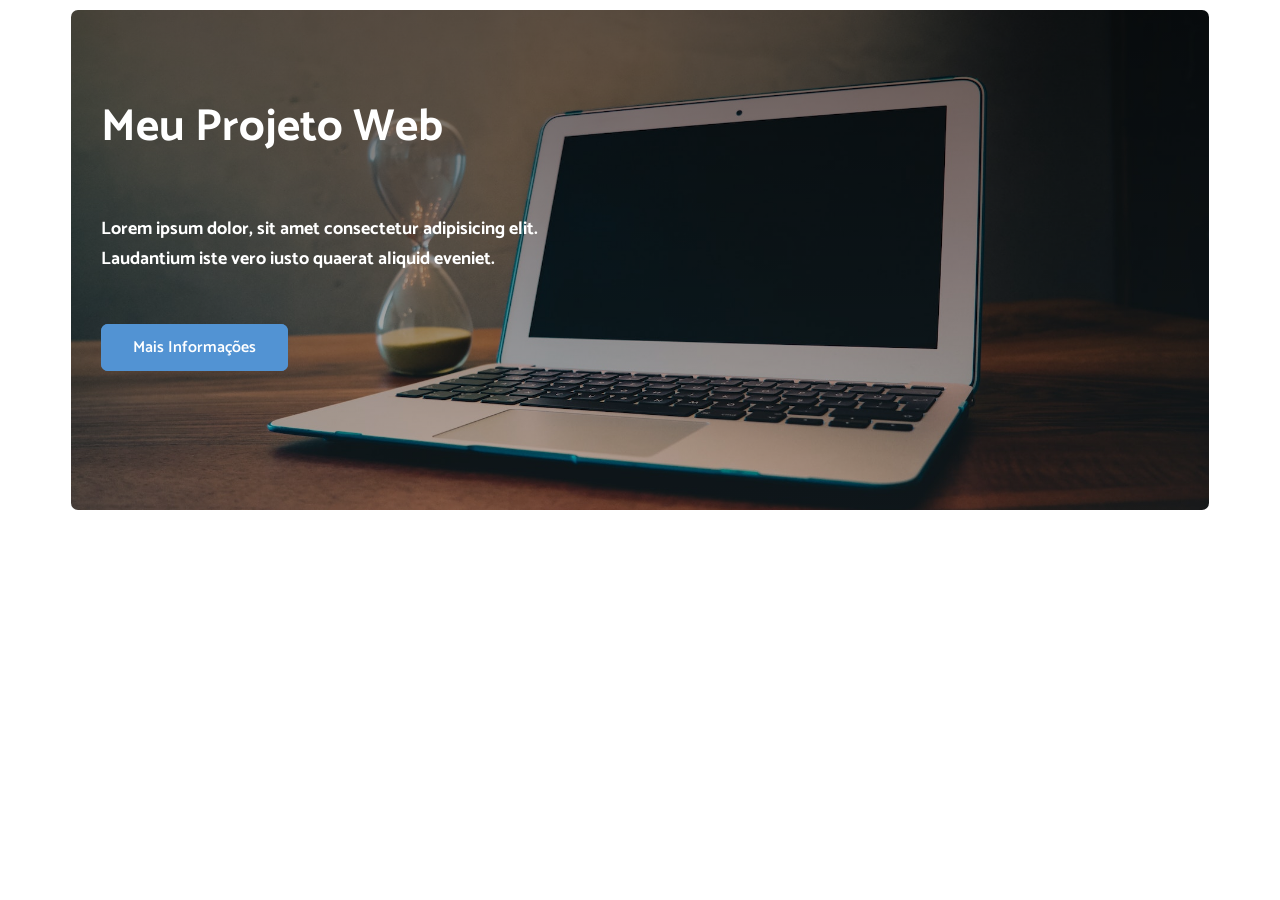
<file: 2 Semestre/WebApp/Fase 4 - View/hands-on-03/index.html>
<!DOCTYPE html>
<html lang="pt-BR">

<head>
    <meta charset="UTF-8">

    <meta name="viewport" content="width=device-width, initial-scale=1.0">
    <title>Hands-on-03</title>

    <link rel="stylesheet" href="./css/style.css">
</head>

<body>


    <div>
        <h2>Meu Projeto Web</h2>
        <p>Lorem ipsum dolor, sit amet consectetur adipisicing elit. Laudantium iste vero iusto quaerat aliquid eveniet.
        </p>
        <a href="">Mais Informações</a>
    </div>

</body>

</html>
</file>
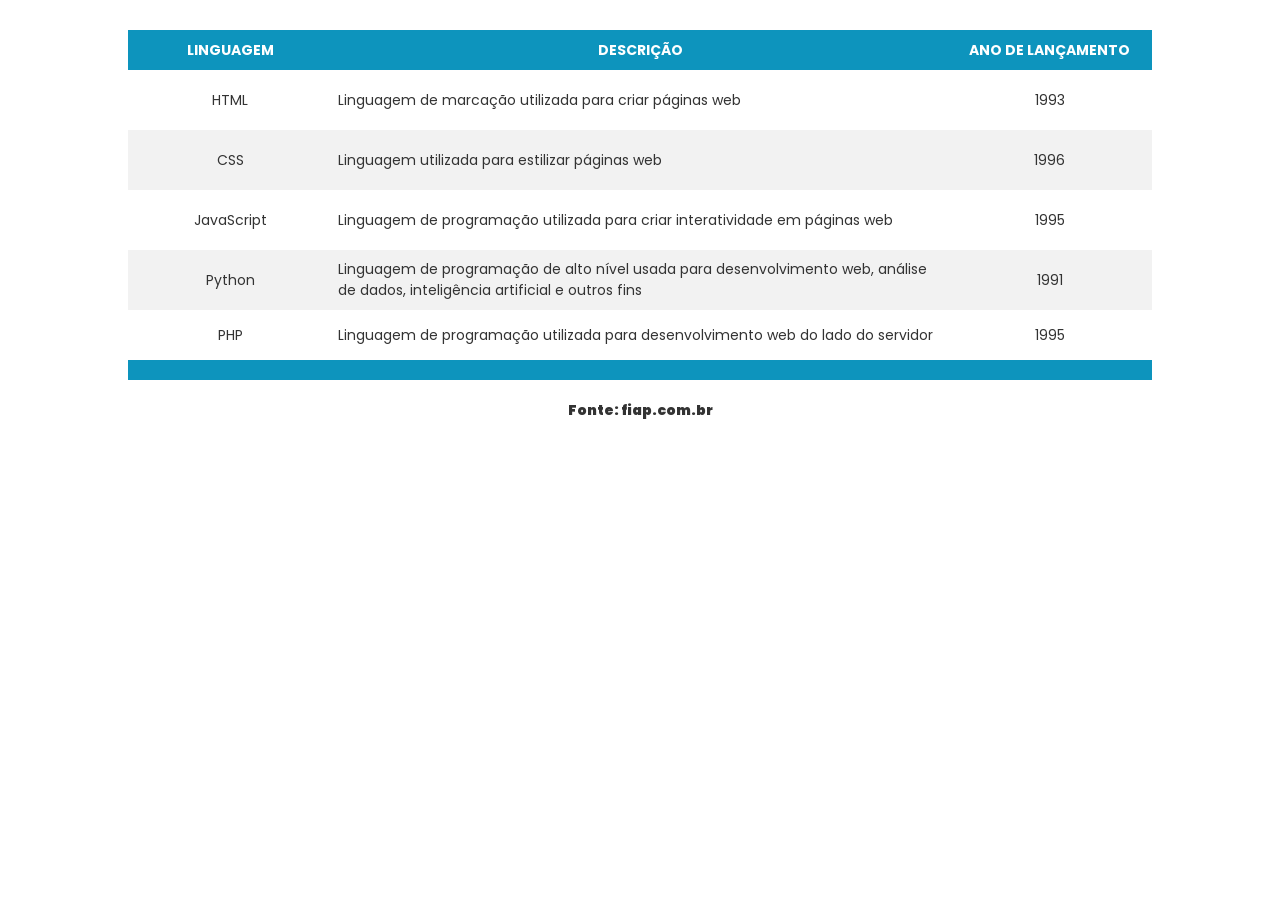
<file: 2 Semestre/WebApp/Fase 4 - View/hands-on-04/index.html>
<!DOCTYPE html>
<html lang="pt-BR">

<head>

    <link rel="preconnect" href="https://fonts.googleapis.com">
    <link rel="preconnect" href="https://fonts.gstatic.com" crossorigin>
    <link href="https://fonts.googleapis.com/css2?family=Poppins:wght@300&display=swap" rel="stylesheet">
    <meta charset="UTF-8">
    <meta name="viewport" content="width=device-width, initial-scale=1.0">
    <title>Hands-on-04</title>
    <link rel="stylesheet" href="./css/style.css">
</head>

<body>
    <table>
        <thead>
            <tr>
                <th>Linguagem</th>
                <th>Descrição</th>
                <th>Ano de Lançamento</th>
            </tr>
        </thead>
        <tbody>
            <tr>
                <td>HTML</td>
                <td>Linguagem de marcação utilizada para criar páginas web</td>
                <td>1993</td>
            </tr>
            <tr>
                <td>CSS</td>
                <td>Linguagem utilizada para estilizar páginas web</td>
                <td>1996</td>
            </tr>
            <tr>
                <td>JavaScript</td>
                <td>Linguagem de programação utilizada para criar interatividade em páginas web</td>
                <td>1995</td>
            </tr>
            <tr>
                <td>Python</td>
                <td>Linguagem de programação de alto nível usada para desenvolvimento web, análise de dados,
                    inteligência
                    artificial e outros fins</td>
                <td>1991</td>
            </tr>
            <tr>
                <td>PHP</td>
                <td>Linguagem de programação utilizada para desenvolvimento web do lado do servidor</td>
                <td>1995</td>
            </tr>
        </tbody>
        <tfoot>
            <tr>
                <td colspan="4">Fonte: <a href="http://www.fiap.com.br">fiap.com.br</a></td>
            </tr>
        </tfoot>
    </table>

</body>

</html>
</file>
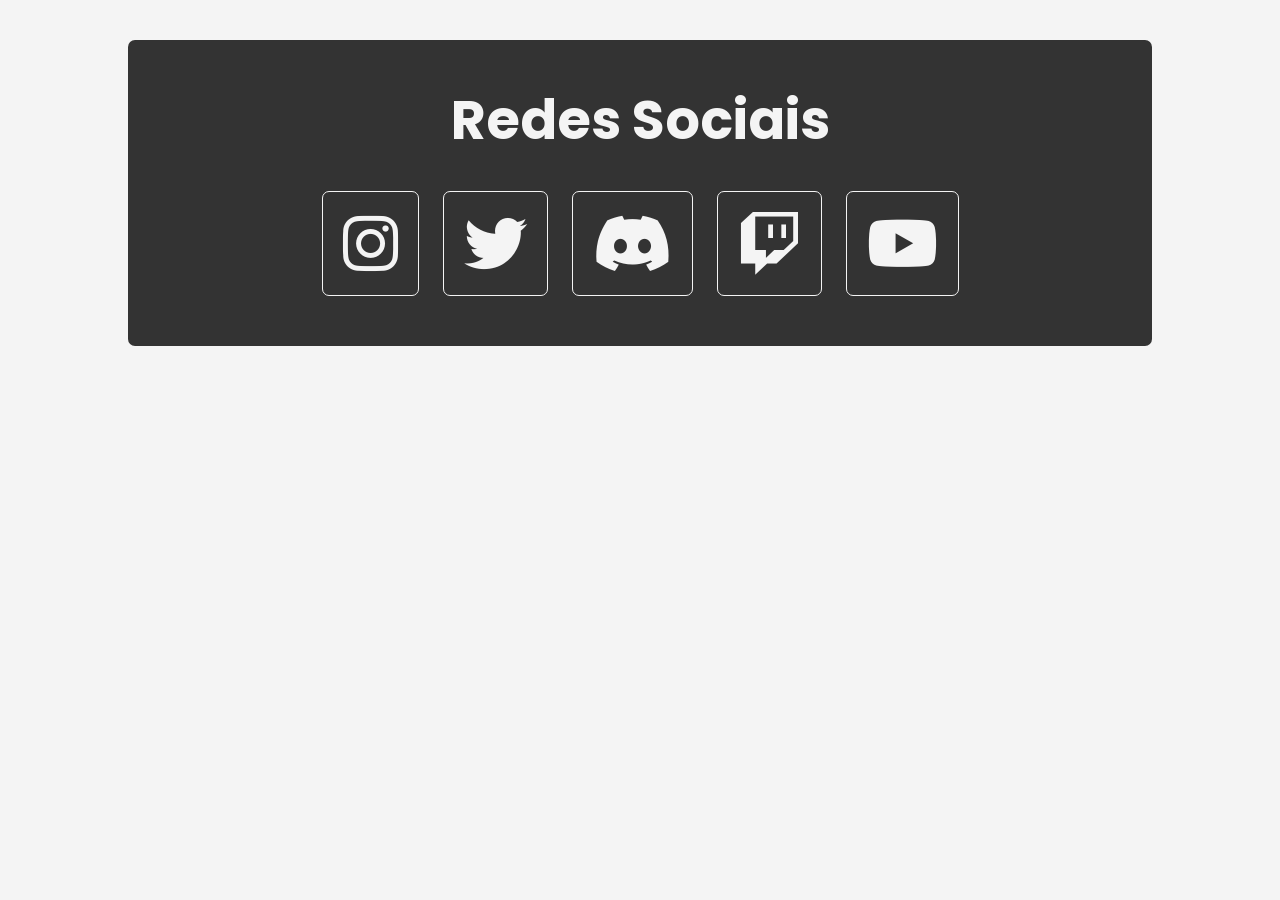
<file: 2 Semestre/WebApp/Fase 4 - View/hands-on-05/index.html>
<!DOCTYPE html>
<html lang="pt-BR">

<head>
    <link rel="preconnect" href="https://fonts.googleapis.com">
    <link rel="preconnect" href="https://fonts.gstatic.com" crossorigin>
    <link href="https://fonts.googleapis.com/css2?family=Poppins:wght@300&display=swap" rel="stylesheet">

    <link rel="stylesheet" href="https://cdnjs.cloudflare.com/ajax/libs/font-awesome/6.4.0/css/all.min.css"
        integrity="sha512-iecdLmaskl7CVkqkXNQ/ZH/XLlvWZOJyj7Yy7tcenmpD1ypASozpmT/E0iPtmFIB46ZmdtAc9eNBvH0H/ZpiBw=="
        crossorigin="anonymous" referrerpolicy="no-referrer" />


    <meta charset="UTF-8">
    <meta name="viewport" content="width=device-width, initial-scale=1.0">
    <title>Hands-on-05</title>
    <link rel="stylesheet" href="./css/styles.css">
</head>

<body>
    <div class="container">
        <h1 class="container-title">Redes Sociais</h1>
        <a href=""><i class="fa-brands fa-instagram icon"></i></a>
        <a href=""><i class="fa-brands fa-twitter icon"></i></a>
        <a href=""><i class="fa-brands fa-discord icon"></i></a>
        <a href=""><i class="fa-brands fa-twitch icon"></i></a>
        <a href=""><i class="fa-brands fa-youtube icon"></i></a>
    </div>
</body>

</html>
</file>
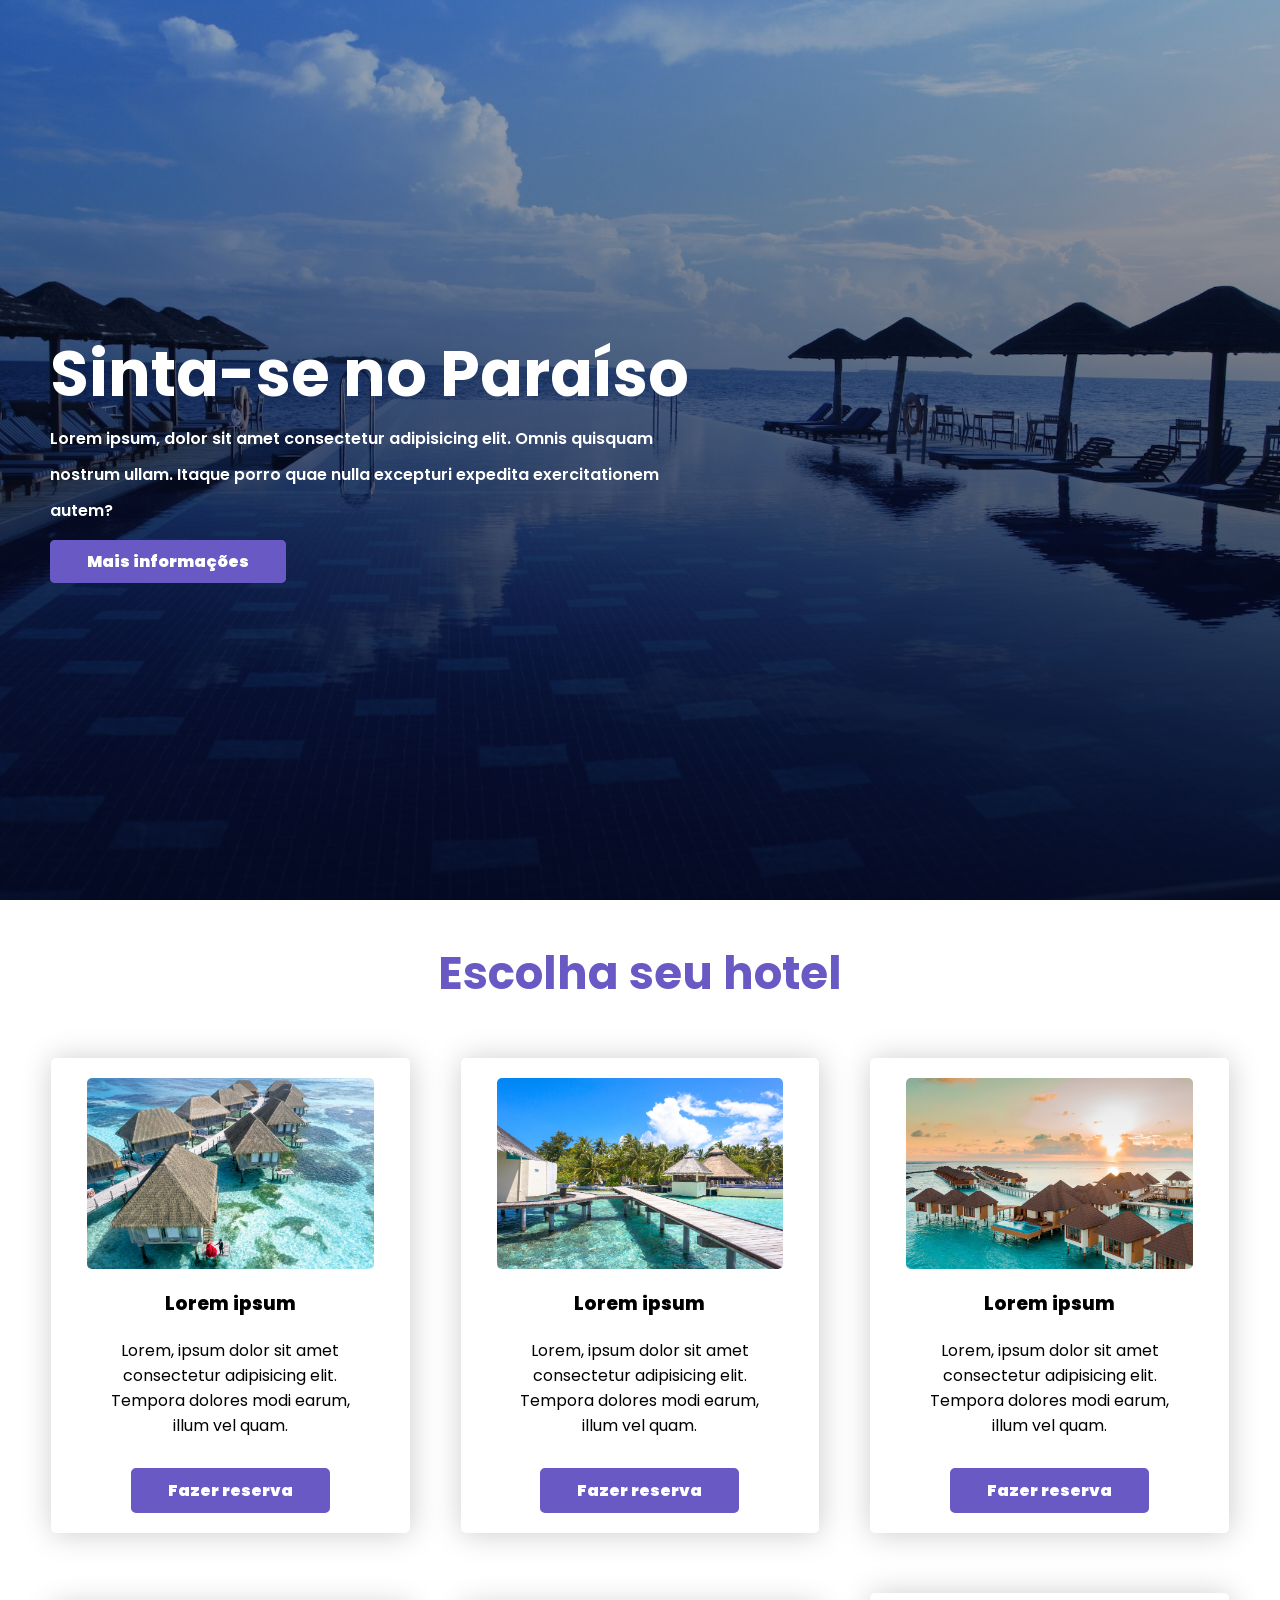
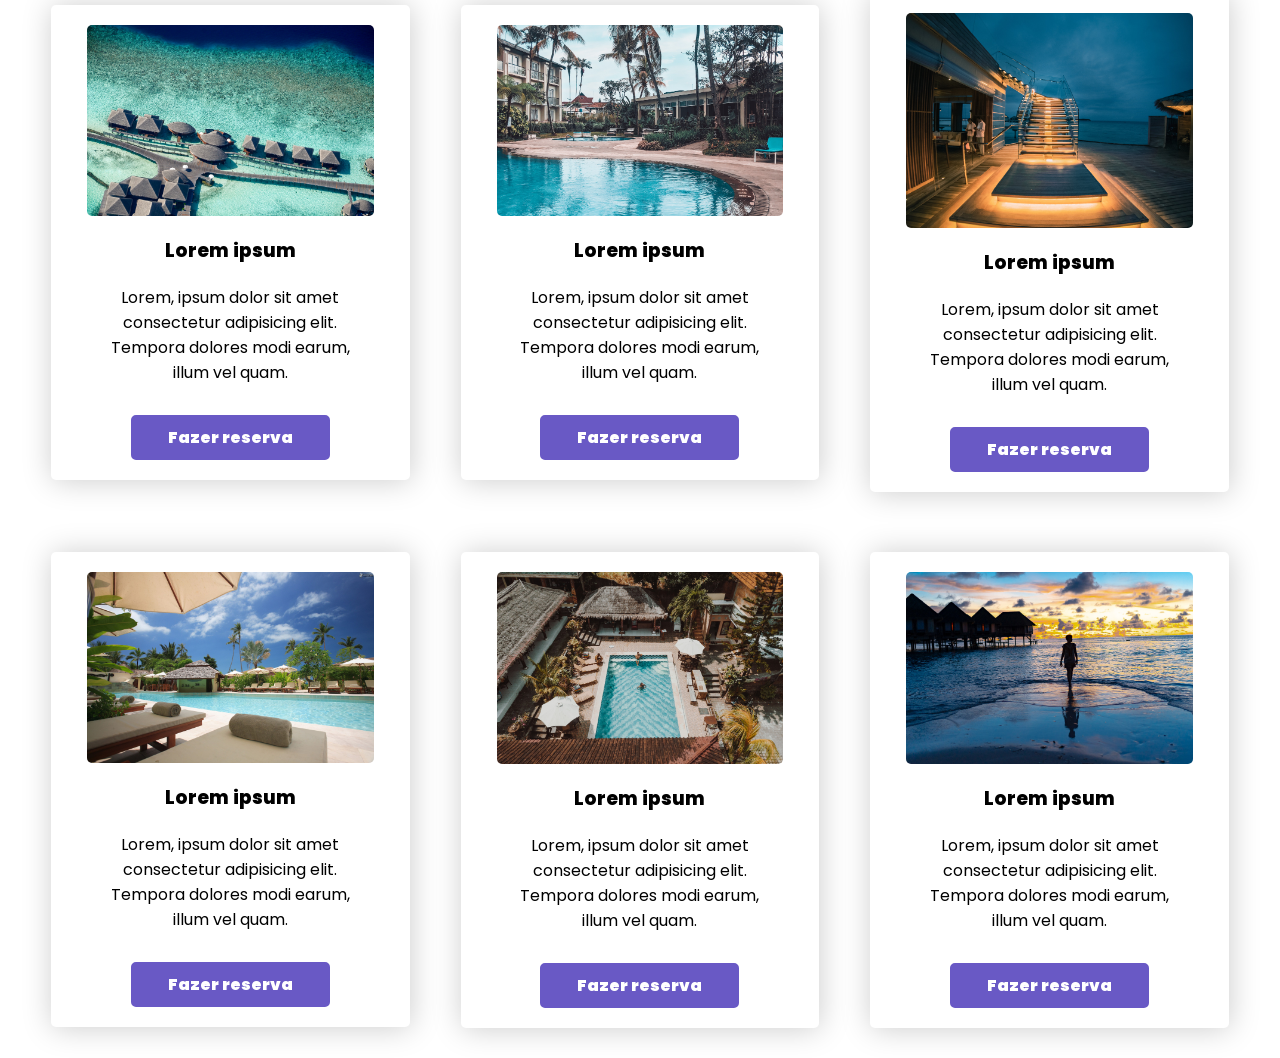
<file: 2 Semestre/WebApp/Fase 4 - View/hands-on-06/index.html>
<!DOCTYPE html>
<html lang="pt-BR">

<head>
    <meta charset="UTF-8">
    <meta name="viewport" content="width=device-width, initial-scale=1.0">
    <title>Hands-on-06</title>

   <!-- chamada Google Fonts -->
    <link rel="preconnect" href="https://fonts.googleapis.com">
    <link rel="preconnect" href="https://fonts.gstatic.com" crossorigin>
    <link href="https://fonts.googleapis.com/css2?family=Poppins:wght@200&display=swap" rel="stylesheet">

    <!-- linkar o css -->
    <link rel="stylesheet" href="./assets/css/style.css">
</head>

<body>
    
  
    <div class="hero" id="hero">
        <div class="hero-content">
            <h2>Sinta-se no Paraíso</h2>
            <p>Lorem ipsum, dolor sit amet consectetur adipisicing elit. Omnis quisquam nostrum ullam. Itaque porro quae
                nulla excepturi expedita exercitationem autem?</p>
            <a href="" class="btn">Mais informações</a>
        </div>
    </div>
  


    <!--------------------------- hoteis --------------------------->
  
        <h2 class="hotel-title">Escolha seu hotel</h2>
        <div class="hotel-list">
            <!-- 1.item -->
            <div class="hotel-item">
                <img src="./assets/images/galeria1.jpg" alt="imagem 1">
                <h3>Lorem ipsum</h3>
                <p>Lorem, ipsum dolor sit amet consectetur adipisicing elit. Tempora dolores modi earum, illum vel quam.
                </p>
                <a href="" class="btn">Fazer reserva</a>
            </div>
            <!-- fim 1.item -->

            <!-- 2.item -->
            <div class="hotel-item">
                <img src="./assets/images/galeria2.jpg" alt="imagem 2">
                <h3>Lorem ipsum</h3>
                <p>Lorem, ipsum dolor sit amet consectetur adipisicing elit. Tempora dolores modi earum, illum vel quam.
                </p>
                <a href="" class="btn">Fazer reserva</a>
            </div>
            <!-- fim 2.item -->

            <!-- 3.item -->
            <div class="hotel-item">
                <img src="./assets/images/galeria3.jpg" alt="imagem 3">
                <h3>Lorem ipsum</h3>
                <p>Lorem, ipsum dolor sit amet consectetur adipisicing elit. Tempora dolores modi earum, illum vel quam.
                </p>
                <a href="" class="btn">Fazer reserva</a>
            </div>
            <!-- fim 3.item -->

            <!-- 4.item -->
            <div class="hotel-item">
                <img src="./assets/images/galeria4.jpg" alt="imagem 4">
                <h3>Lorem ipsum</h3>
                <p>Lorem, ipsum dolor sit amet consectetur adipisicing elit. Tempora dolores modi earum, illum vel quam.
                </p>
                <a href="" class="btn">Fazer reserva</a>
            </div>
            <!-- fim 4.item -->

            <!-- 5.item -->
            <div class="hotel-item">
                <img src="./assets/images/galeria5.jpg" alt="imagem 5">
                <h3>Lorem ipsum</h3>
                <p>Lorem, ipsum dolor sit amet consectetur adipisicing elit. Tempora dolores modi earum, illum vel quam.
                </p>
                <a href="" class="btn">Fazer reserva</a>
            </div>
            <!-- fim 5.item -->

            <!-- 6.item -->
            <div class="hotel-item">
                <img src="./assets/images/galeria6.jpg" alt="imagem 6">
                <h3>Lorem ipsum</h3>
                <p>Lorem, ipsum dolor sit amet consectetur adipisicing elit. Tempora dolores modi earum, illum vel quam.
                </p>
                <a href="" class="btn">Fazer reserva</a>
            </div>
            <!-- fim 6.item -->

            <!-- 7.item -->
            <div class="hotel-item">
                <img src="./assets/images/galeria7.jpg" alt="imagem 7">
                <h3>Lorem ipsum</h3>
                <p>Lorem, ipsum dolor sit amet consectetur adipisicing elit. Tempora dolores modi earum, illum vel quam.
                </p>
                <a href="" class="btn">Fazer reserva</a>
            </div>
            <!-- fim 7.item -->

            <!-- 8.item -->
            <div class="hotel-item">
                <img src="./assets/images/galeria8.jpg" alt="imagem 8">
                <h3>Lorem ipsum</h3>
                <p>Lorem, ipsum dolor sit amet consectetur adipisicing elit. Tempora dolores modi earum, illum vel quam.
                </p>
                <a href="" class="btn">Fazer reserva</a>
            </div>
            <!-- fim 8.item -->

            <!-- 9.item -->
            <div class="hotel-item">
                <img src="./assets/images/galeria9.jpg" alt="imagem 9">
                <h3>Lorem ipsum</h3>
                <p>Lorem, ipsum dolor sit amet consectetur adipisicing elit. Tempora dolores modi earum, illum vel quam.
                </p>
                <a href="" class="btn">Fazer reserva</a>
            </div>
            <!-- fim 9.item -->           
        </div>
    
    <!------------------------- fim hotel ------------------------->



</body>

</html>
</file>
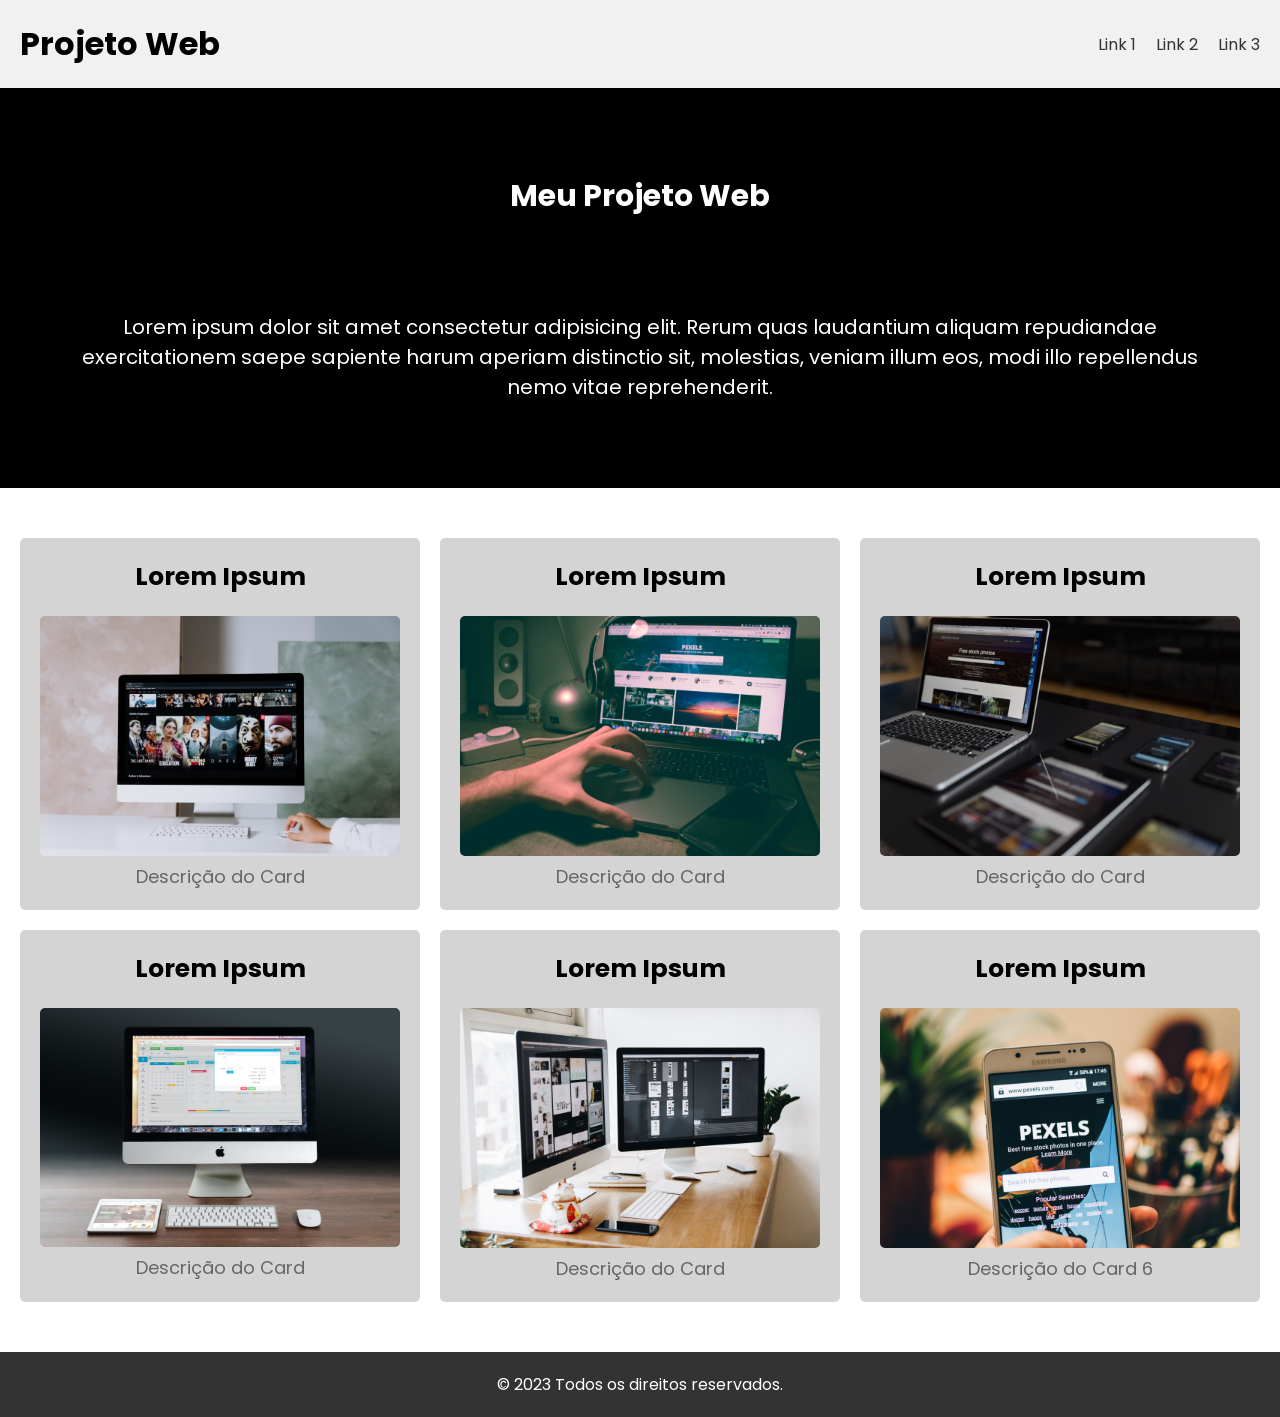
<file: 2 Semestre/WebApp/Fase 4 - View/hands-on-07/index.html>
<!DOCTYPE html>
<html lang="pt-BR">
<head>
    
    <link rel="preconnect" href="https://fonts.googleapis.com">
    <link rel="preconnect" href="https://fonts.gstatic.com" crossorigin>
    <link href="https://fonts.googleapis.com/css2?family=Poppins:wght@300&display=swap" rel="stylesheet">

    <meta charset="UTF-8">
    <meta name="viewport" content="width=device-width, initial-scale=1.0">
    <title>Hands-on-07</title>
    <link rel="stylesheet" href="./css/style.css">
</head>
<body>
    <div class="header">
        <div class="logo">
            <h1>Projeto Web</h1>
        </div>
        <nav>
            <ul>
                <li><a href="#">Link 1</a></li>
                <li><a href="#">Link 2</a></li>
                <li><a href="#">Link 3</a></li>
            </ul>
        </nav>
    </div>

    <div class="hero">
        <h1>Meu Projeto Web</h1>
        <p>Lorem ipsum dolor sit amet consectetur adipisicing elit. Rerum quas laudantium aliquam repudiandae exercitationem saepe sapiente harum aperiam distinctio sit, molestias, veniam illum eos, modi illo repellendus nemo vitae reprehenderit.</p>
    </div>

    <div class="cards">
        <div class="card card1">
            <h2>Lorem Ipsum</h2>
            <img src="./images/pexels-cottonbro-studio-5082566.jpg" alt="Imagem do Card 1">
            <p>Descrição do Card</p>
        </div>
        <div class="card card2">
            <h2>Lorem Ipsum</h2>
            <img src="./images/pexels-julien-bachelet-891141.jpg" alt="Imagem do Card 2">
            <p>Descrição do Card</p>
        </div>
        <div class="card card3">
            <h2>Lorem Ipsum</h2>
            <img src="./images/pexels-negative-space-34140.jpg" alt="Imagem do Card 3">
            <p>Descrição do Card</p>
        </div>
        <div class="card card4">
            <h2>Lorem Ipsum</h2>
            <img src="./images/pexels-pixabay-38568.jpg" alt="Imagem do Card 4">
            <p>Descrição do Card</p>
        </div>
        <div class="card card5">
            <h2>Lorem Ipsum</h2>
            <img src="./images/pexels-tranmautritam-326503.jpg" alt="Imagem do Card 6">
            <p>Descrição do Card</p>
        </div>
        <div class="card card6">
            <h2>Lorem Ipsum</h2>
            <img src="./images/pexels-lisa-fotios-192273.jpg" alt="Imagem do Card 6">
            <p>Descrição do Card 6</p>
        </div>
    </div>

    <div class="footer">
        <div class="footer-content">
            <p>&copy; 2023 Todos os direitos reservados.</p>
        </div>
    </div>

</body>
</html>
</file>
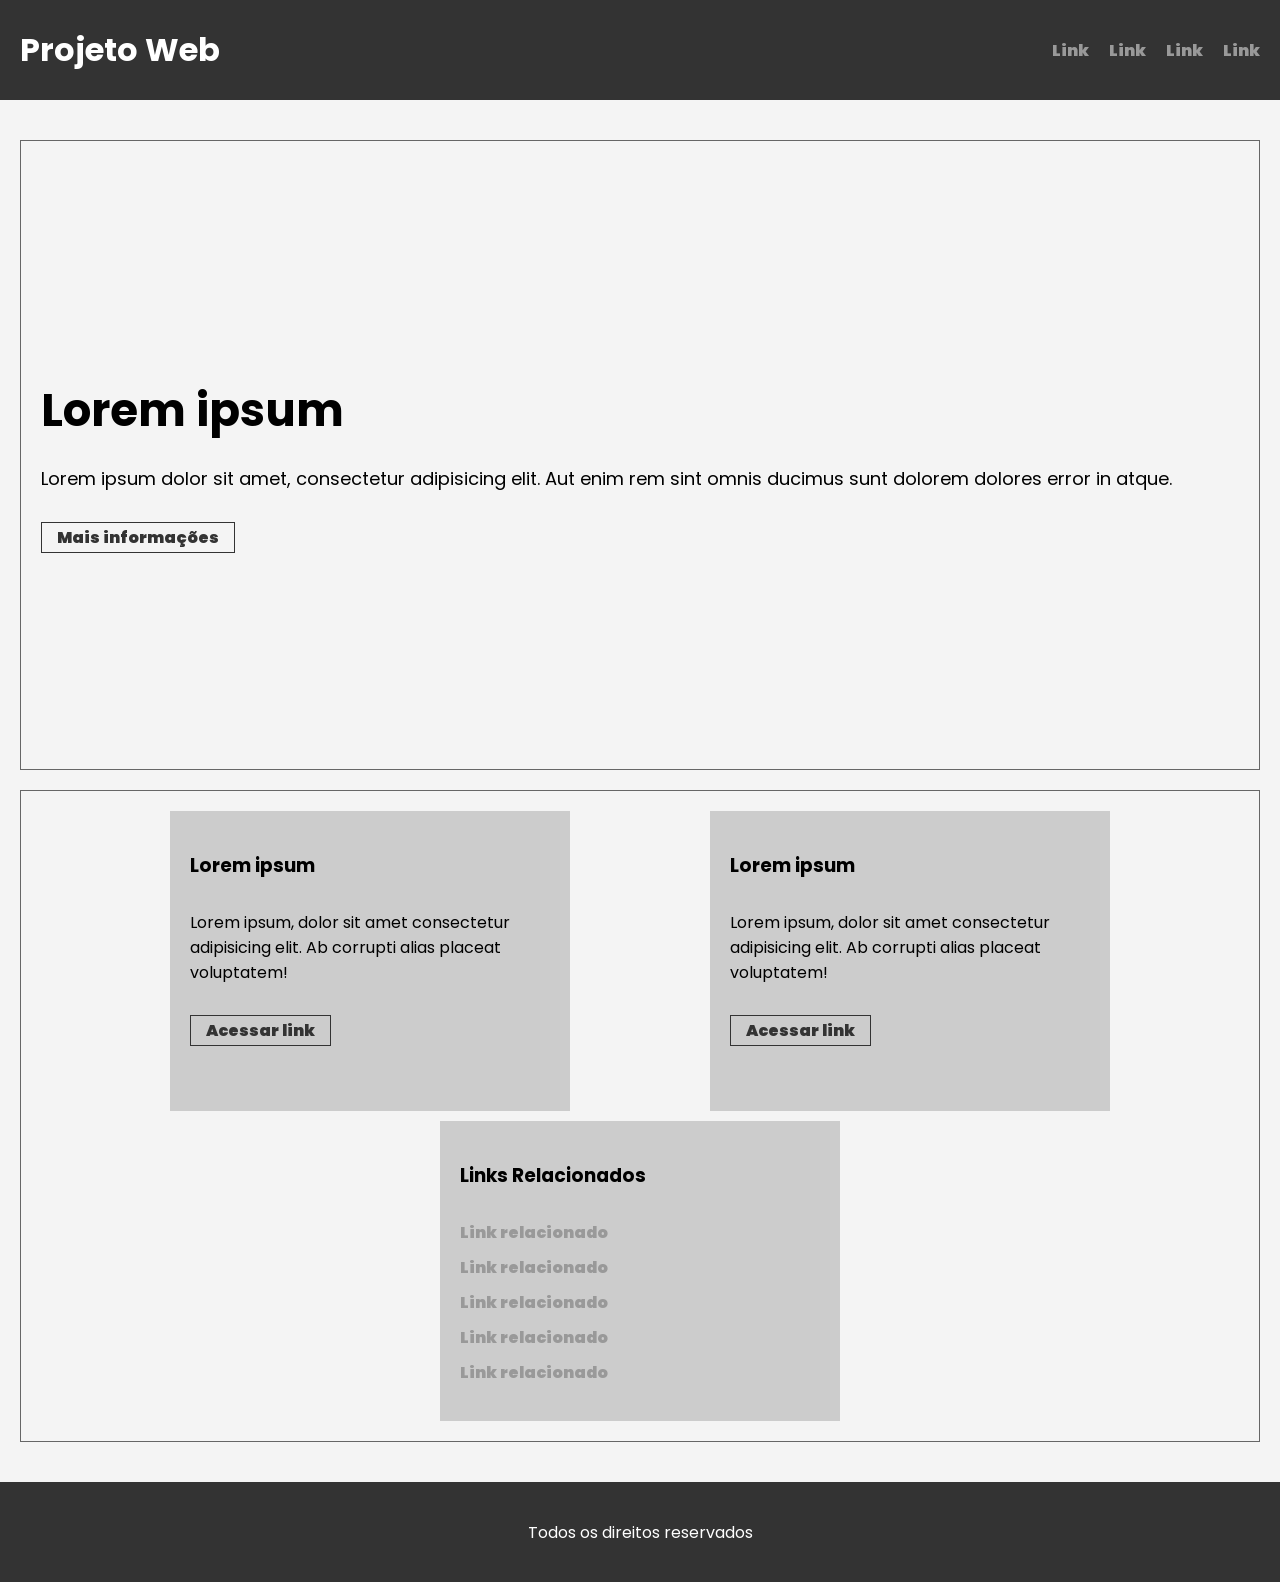
<file: 2 Semestre/WebApp/Fase 4 - View/hands-on-08/index.html>
<!DOCTYPE html>
<html lang="pt-BR">

<head>

    <link rel="preconnect" href="https://fonts.googleapis.com">
    <link rel="preconnect" href="https://fonts.gstatic.com" crossorigin>
    <link href="https://fonts.googleapis.com/css2?family=Poppins:wght@300&display=swap" rel="stylesheet">

    <meta charset="UTF-8">
    <meta name="viewport" content="width=device-width, initial-scale=1.0">
    <title>Hands-on-08</title>
    
    <link rel="stylesheet" href="./css/styles.css">
</head>

<body>
    <header class="header">
        <h1>Projeto Web</h1>
        <nav>
            <ul>
                <li><a href="">Link</a></li>
                <li><a href="">Link</a></li>
                <li><a href="">Link</a></li>
                <li><a href="">Link</a></li>
            </ul>
        </nav>
    </header>

    <main class="main">
        <article class="article">
            <h1>Lorem ipsum</h1>
            <p>
                Lorem ipsum dolor sit amet, consectetur adipisicing elit. Aut enim rem sint omnis ducimus sunt dolorem
                dolores error in atque.
            </p>
            <a href="" class="btn">Mais informações</a>
        </article>

        <section class="section">
            <div>
                <h3>Lorem ipsum</h3>
                <p>Lorem ipsum, dolor sit amet consectetur adipisicing elit. Ab corrupti alias placeat voluptatem!</p>
                <a href="" class="btn">Acessar link</a>
            </div>
            <div>
                <h3>Lorem ipsum</h3>
                <p>Lorem ipsum, dolor sit amet consectetur adipisicing elit. Ab corrupti alias placeat voluptatem!</p>
                <a href="" class="btn">Acessar link</a>
            </div>
            <aside>
                <h3>Links Relacionados</h3>
                <ul>
                    <li><a href="">Link relacionado</a></li>
                    <li><a href="">Link relacionado</a></li>
                    <li><a href="">Link relacionado</a></li>
                    <li><a href="">Link relacionado</a></li>
                    <li><a href="">Link relacionado</a></li>
                </ul>
            </aside>
        </section>
    </main>
    <footer class="footer">
        <p>Todos os direitos reservados</p>
    </footer>
</body>

</html>
</file>
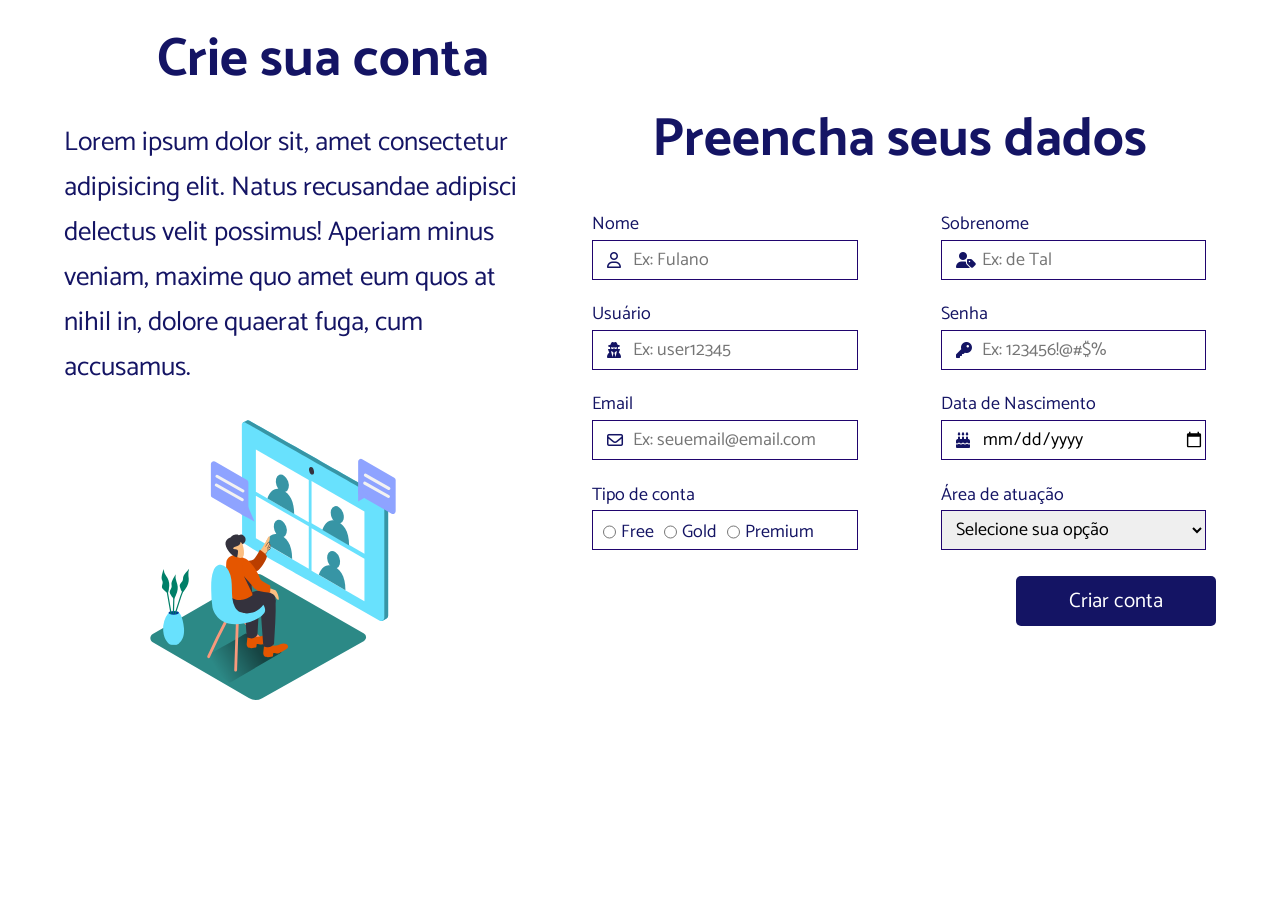
<file: 2 Semestre/WebApp/Fase 4 - View/hands-on-09/index.html>
<!DOCTYPE html>
<html lang="pt-BR">

<head>
    <meta charset="UTF-8">
    <meta name="viewport" content="width=device-width, initial-scale=1.0">

    <title>Hands-on-09</title>

    <!-- Chamada Google Fonts -->
    <link rel="preconnect" href="https://fonts.googleapis.com">
    <link rel="preconnect" href="https://fonts.gstatic.com" crossorigin>
    <link href="https://fonts.googleapis.com/css2?family=Catamaran:wght@300&display=swap" rel="stylesheet">

    <!-- Font Awesome -->
    <link rel="stylesheet" href="https://cdnjs.cloudflare.com/ajax/libs/font-awesome/6.4.0/css/all.min.css"
        integrity="sha512-iecdLmaskl7CVkqkXNQ/ZH/XLlvWZOJyj7Yy7tcenmpD1ypASozpmT/E0iPtmFIB46ZmdtAc9eNBvH0H/ZpiBw=="
        crossorigin="anonymous" referrerpolicy="no-referrer" />

    <link rel="stylesheet" href="./css/style.css">

</head>

<body>
    <div class="container">
        <!-- título e imagem -->
        <div class="box box-40">
            <h2>Crie sua conta</h2>
            <p>Lorem ipsum dolor sit, amet consectetur adipisicing elit. Natus recusandae adipisci delectus velit
                possimus! Aperiam minus veniam, maxime quo amet eum quos at nihil in, dolore quaerat fuga, cum
                accusamus.</p>
            <img src="./images/Online team meeting _Isometric.svg" alt="Cadastro">
        </div>

        <!-- formulário -->
        <div class="box box-60">
            <h2>Preencha seus dados</h2>
            <form action="" class="form">

                <div class="box-form-item">
                    <label for="">Nome</label>
                    <i class="fa-regular fa-user icon"></i>
                    <input type="text" placeholder="Ex: Fulano">
                </div>

                <div class="box-form-item">
                    <label for="">Sobrenome</label>
                    <i class="fa-solid fa-user-tag icon"></i>
                    <input type="text" placeholder="Ex: de Tal">
                </div>

                <div class="box-form-item">
                    <label for="">Usuário</label>
                    <i class="fa-solid fa-user-secret icon"></i>
                    <input type="text" placeholder="Ex: user12345">
                </div>

                <div class="box-form-item">
                    <label for="">Senha</label>
                    <i class="fa-solid fa-key icon"></i>
                    <input type="password" placeholder="Ex: 123456!@#$%">
                </div>

                <div class="box-form-item">
                    <label for="">Email</label>
                    <i class="fa-regular fa-envelope icon"></i>
                    <input type="email" placeholder="Ex: seuemail@email.com">
                </div>

                <div class="box-form-item">
                    <label for="">Data de Nascimento</label>
                    <i class="fa-solid fa-cake-candles icon"></i>
                    <input type="date">
                </div>

                <div class="box-form-item">
                    <label>Tipo de conta</label>
                    <div class="box-form-radio">
                        <div class="radio">
                            <input type="radio" name="conta" id="conta1">
                            <label for="conta1">Free</label>
                        </div>

                        <div class="radio">
                            <input type="radio" name="conta" id="conta2">
                            <label for="conta2">Gold</label>
                        </div>

                        <div class="radio">
                            <input type="radio" name="conta" id="conta3">
                            <label for="conta3">Premium</label>
                        </div>
                    </div>
                </div>

                <div class="box-form-item">
                    <label for="" class="select">Área de atuação</label>
                    <select name="" id="">
                        <option value="0">Selecione sua opção</option>
                        <option value="1">Área 01</option>
                        <option value="2">Área 02</option>
                        <option value="3">Área 03</option>
                        <option value="4">Área 04</option>
                    </select>
                </div>

                <div class="box-form-button">
                    <button>Criar conta</button>
                </div>
            </form>
        </div>
    </div>

</body>

</html>
</file>
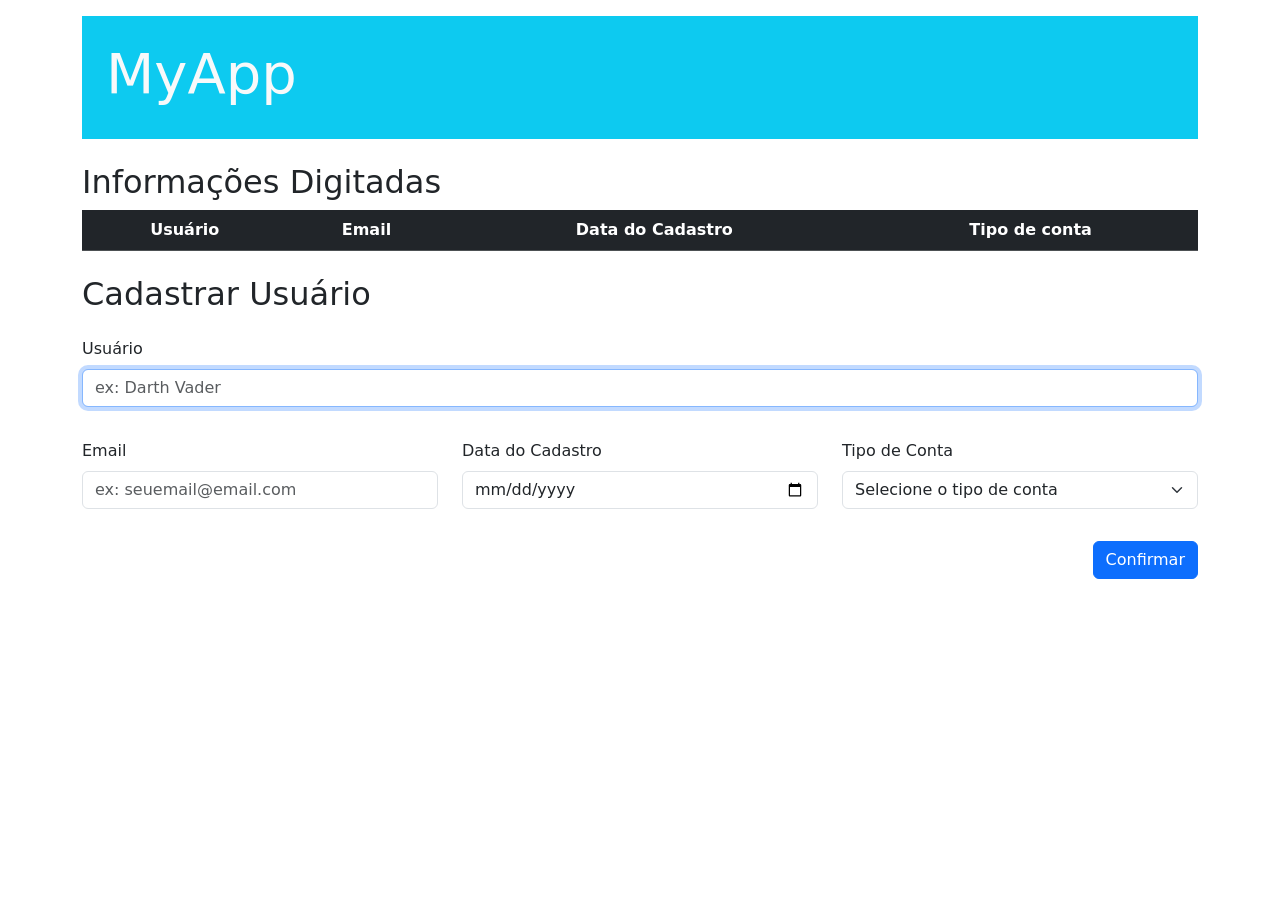
<file: 2 Semestre/WebApp/Fase 4 - View/hands-on-13/index.html>
<!DOCTYPE html>
<html lang="pt-br">

<head>
    <meta charset="UTF-8">
    <meta name="viewport" content="width=device-width, initial-scale=1.0">
    <title>Hands-on-13</title>
    <!-- link para o BootStrap -->
    <link href="https://cdn.jsdelivr.net/npm/bootstrap@5.3.0-alpha3/dist/css/bootstrap.min.css" rel="stylesheet"
        integrity="sha384-KK94CHFLLe+nY2dmCWGMq91rCGa5gtU4mk92HdvYe+M/SXH301p5ILy+dN9+nJOZ" crossorigin="anonymous">
</head>

<body>

    <div class="container">
        <div class="bg-info p-4 mt-3">
            <h1 class="display-4 text-light">MyApp</h1>
        </div>
        <div class="my-4">
            <h2>Informações Digitadas</h2>
            <table id="resumo" class="table table-hover text-center">
                <thead class="table-dark">
                    <tr id="cabecalho">
                        <th class="usuario">Usuário</th>
                        <th class="email">Email</th>
                        <th class="data-cadastro">Data do Cadastro</th>
                        <th class="tipo-conta">Tipo de conta</th>
                    </tr>
                </thead>
                <tbody class="historico"></tbody>
            </table>
        </div>

        <h2 class="mt-4">Cadastrar Usuário</h2>
        <form class="dados" id="dados" method="post" action="">
            <div class="row mb-3">

                <div class="col-md-12 my-3">
                    <label for="usuario" class="form-label">Usuário</label>
                    <input type="text" class="form-control" id="usuario" name="usuario" placeholder="ex: Darth Vader"
                        required autofocus>
                </div>

                <div class="col-md-4  my-3">
                    <label for="email" class="form-label">Email</label>
                    <input type="email" class="form-control" id="email" name="email"
                        placeholder="ex: seuemail@email.com" required>
                </div>

                <div class="col-md-4  my-3">
                    <label for="dataCadastro" class="form-label">Data do Cadastro</label>
                    <input type="date" class="form-control" id="dataCadastro" name="dataCadastro" required>
                </div>

                <div class="col-md-4  my-3">
                    <label for="tipoConta" class="form-label">Tipo de Conta</label>
                    <select id="tipoConta" class="form-select" required>
                        <option value="0">Selecione o tipo de conta</option>
                        <option value="Free">Free</option>
                        <option value="Pro">Pro</option>
                    </select>
                </div>
            </div>

            <div class="d-flex justify-content-end mt-3">
                <button type="submit" class="btn btn-primary">Confirmar</button>
            </div>
        </form>
    </div>
    <script src="./js/app.js"></script>
</body>

</html>
</file>
<file: 2 Semestre/WebApp/Fase 4 - View/fase4-view-cap4/assets/css/styles.css>
body {
    font-family: 'Catamaran', sans-serif;
}

h1 {
    font-size: 45px;
    text-transform:uppercase;
    color:#dc143c;}

p {
    font-size: 18px;
    font-weight: 500;
}

h2 {color: #dc143c;
    font-size: 30px;
    letter-spacing: 1px;
}

h3 {
    font-size: 25px;
    color: rgb(31, 130, 230);
}

img { width: 50%;
border-radius: 7px 40px;
width: 80%;
align-self: center;
filter:opacity(50%)
}

img:hover {
    filter:opacity(100%)
}

ol, ul {
    list-style: none;
    font-weight: 600;
}

a {
    text-decoration: none;
    font-weight: 700;
    font-size: 18px;
    color: #dc143c;    
}

a:hover {
    color: rgb(31, 130, 230);
    text-decoration: underline;
}
</file>
<file: 2 Semestre/WebApp/Fase 4 - View/hands-on-010/css/style.css>
* {
  margin: 0;
  padding: 0;
  box-sizing: border-box;
  font-family: 'Catamaran', sans-serif;
}

:root {
  --color-1: #fff;
  --color-2: #060b33;
}


ul {
  list-style: none;
}

a {
  text-decoration: none;
  cursor: pointer;
  opacity: 0.9;
  color: var(--color-2);
}

/* header */
header {
  width: 100%;
  height: 100px;
  display: flex;
  align-items: center;
  justify-content: space-between;
  align-items: center;
  padding: 30px;
  margin-bottom: 0;
}

header h1 {
  font-size: 6vmin;
  margin-bottom: 15px;
}

.header-menu ul {
  display: flex;
  gap: 20px;
}


.header-menu a {
  color: var(--color-2);
  font-weight: 900;
  font-size: 1.5rem;
}

/* banner */
.banner {
  background: url(../images/banner.jpg);
  background-size: cover;
  min-height: 100vh;
  display: flex;
  justify-content: center;
  align-items: center;
  flex-direction: column;
  color: var(--color-1);
  text-align: center;
}

.banner h2 {
  margin: 20px 0;
  font-size: 3rem;

}

.banner h3 {
  font-size: 2rem;
  /* margin-bottom: 15px; */
}

.banner .btn {
  margin-top: 20px;
  background: var(--color-2);
  border: 1px solid var(--color-2);
  border-radius: 4px;
  color: var(--color-1);
  padding: 20px 50px;
  text-align: center;
  font-weight: 900;
  transition: .5s;
  font-size: 1.5rem;
}

.banner .btn:hover {
  background: transparent;
  color: var(--color-2);
}

/* informacoes */
.informacoes {
  background: var(--color-2);
  color: var(--color-1);
  display: flex;
  flex-direction: column;
  align-items: center;
  padding: 100px 50px;
  text-align: center;
}

.informacoes h3 {
  font-size: 2rem;
  margin-bottom: 35px;
}

.informacoes p {
  max-width: 800px;
  margin-bottom: 35px;
  font-size: 1.2rem;
  text-align: center;
}

.informacoes hr {
  width: 200px;
  height: 2px;
  background: var(--color-1);
  margin-bottom: 70px;
  border: none;
}

.informacoes .item {
  width: 100%;
  display: flex;
}

.informacoes .item li {
  padding: 0 30px;
  text-align: center;
}

.informacoes .item li i {
  color: var(--color-1);
  font-size: 50px;
  margin-bottom: 30px;
}

.informacoes .item li h4 {
  color: var(--color-1);
  font-size: 1.5rem;
  margin-bottom: 30px;
}

.informacoes .item li p {
  font-size: 1.2rem;
  margin-bottom: 30px;
}

/* cadastro */
.cadastro {
  display: flex;
  flex-direction: column;
  align-items: center;
  padding: 100px 50px;
}

.cadastro h3 {
  font-size: 2rem;
  margin-bottom: 35px;
}

.cadastro p {
  max-width: 800px;
  margin-bottom: 35px;
  font-size: 1.2rem;
  text-align: center;
}

.cadastro form {
  display: flex;
  align-items: center;
  justify-content: center;
  flex-wrap: wrap;
  width: 80%;
  max-width: 800px;
}

.cadastro form input {
  padding: 15px;
  border: 1px solid var(--color-2);
  border-radius: 4px;
  margin-right: 15px;
  width: 300px;  
}

.cadastro form button {
  padding: 15px;
  background: var(--color-2);
  color: var(--color-1);
  text-transform: uppercase;
  border: 0;
  border-radius: 4px;
  cursor: pointer;
}

footer {
  display: flex;
  flex-direction: column;
  align-items: center;
  background: var(--color-2);
  padding: 50px 0;
}

footer ul {
  display: flex;
  margin-bottom: 25px;
}

footer ul li {
  margin-right: 10px;
}

footer ul li:last-child {
  margin-right: 0;
}

footer ul li a {
  color: var(--color-1);
  font-size: 2.5em;
}

footer p {
  color: var(--color-1);
  text-align: center;
}

@media (max-width: 850px) {
  .informacoes .item {
    flex-direction: column;
  }
}
/* media querie para todos */
@media (max-width: 700px) {
  header {
    flex-direction: column;
  }

  header img {
    margin-bottom: 15px;
  }

  .banner {
    margin-top: 50px;
  }

  .banner h1 {
    font-size: 2.3rem;
  }

  .banner h3 {
    font-size: 1.3rem;
  }

  .cadastro input {
    margin-bottom: 15px;
  }
}
</file>
<file: 2 Semestre/WebApp/Fase 4 - View/hands-on-011/css/styles.css>
* {
    font-family: 'Open Sans', sans-serif;
}

:root {
    --bg-blue-1: #11429e;
    --bg-blue-2: #F6F9FF;
    --bg-blue-3: #6583b9;
    --margin-top: 100px;
}

button:focus {
    box-shadow: 0;
}

.logo-text {
    font-size: 1.8rem;
    color: var(--bg-blue-1);
    font-weight: 800;
}

.logo-icon {
    color: var(--bg-blue-1);
}

.my-mt {
    margin-top: var(--margin-top);
}

.nav-item a {
    font-weight: 700;
    font-size: 18px;
}

.my-title {
    color: var(--bg-blue-1);
    font-weight: 700;

}

.bg-blue-2 {
    background-color: var(--bg-blue-2);
}

.sobre {
    min-height: 75vh;
}


.icon {
    font-size: 60px;
    color: var(--bg-blue-1);
    margin: 24px 0;
    transition: .5s;
}

.card {
    transition: .5s;
}

.card:hover {
    background-color: var(--bg-blue-2);
}

.card:hover .icon {
    transform: scale(1.5);
}

.icon-social,
.icon-contato {
    font-size: 2rem;
    color: var(--bg-blue-1);
    transition: .5s;
}

.icon-social:hover {
    color: var(--bg-blue-3);
}
textarea {
    resize: none;
    height: 130px;
}

.text-left {
    text-align: left !important;
}


@media(max-width:959px) {
    #sobre{
        text-align: center;
    }
}
</file>
<file: 2 Semestre/WebApp/Fase 4 - View/hands-on-012/css/styles.css>
* {
    margin: 0;
    padding: 0;
    box-sizing: border-box;
    font-family: 'Open Sans', sans-serif;
}

body {
    width: 90%;
    height: 100vh;
    margin: 30px auto;    
}

h1 {
    font-size:45px;
    margin: 20px 0;
    border-bottom: 1px solid #000;
}

h2 {
    font-size:35px;
    color: #dc143c;
}
</file>
<file: 2 Semestre/WebApp/Fase 4 - View/hands-on-02/assets/css/styles.css>
body {
    font-family: 'Catamaran', sans-serif;
}

h1 {
    font-size: 45px;
    text-transform: uppercase;
}

p {
    font-size: 18px;
    font-weight: 500;
}

h2 {
    font-size: 30px;
    color: #dc143c;
    letter-spacing: 1px;
}

img {
    border-radius: 10px 40px 90px;
    width: 60%;
    filter:(10%);
}

img:hover {
    filter: opacity(50%);
}

h3 {
    font-size: 25px;
    color: rgb(31, 130, 230);
}

ol, ul {
    list-style: none;
    font-weight: 600;
}

a {
    text-decoration: none;
    font-weight: 700;
    font-size: 18px;
    color: #dc143c;    
}

a:hover {
    color: rgb(31, 130, 230);
    text-decoration: underline;
}
</file>
<file: 2 Semestre/WebApp/Fase 4 - View/hands-on-03/css/style.css>
@import url('https://fonts.googleapis.com/css2?family=Catamaran:wght@300&display=swap');

body {
    font-family: 'Catamaran', sans-serif;
}


div {
    width: 90%;
    height: 500px;
    margin: 10px auto;
    padding: 30px 0;
    box-sizing: border-box;
    background-image: linear-gradient(rgba(0,0,0,.6), rgba(0,0,0,.2)), 
    url(../images/pexels-burak-the-weekender-733758.jpg);
    background-repeat: no-repeat;
    background-size: cover;
    background-position: 50%;
    border-radius: 7px;    
}

div h2 {
    font-size: 45px;
    margin: 50px 30px;
    color: #fff;       
}

div p {
    margin: 30px 30px 60px;
    width: 40%;
    font-size: 18px;
    color: #fff;
    font-weight: 700;
}

div a {
    margin: 30px;
    text-decoration: none;
    border: 2px solid rgb(82, 147, 211);
    background-color: rgb(82, 147, 211);
    color: #fff;
    padding: 8px 30px;
    border-radius: 7px;
    font-weight: 600;
}

div a:hover{
    background-color: transparent;
    color: rgb(82, 147, 211);
}


ul {list-style: none;}
li::before{
    content: "\2192";
    /* Código Unicode para a seta para a esquerda */
    margin-right: 5px;
    /* Adiciona um espaço entre o ícone e o texto do link */
}
</file>
<file: 2 Semestre/WebApp/Fase 4 - View/hands-on-04/css/style.css>
* {
    margin: 0;
    padding: 0;
    box-sizing: border-box;
    font-family: 'Poppins', sans-serif;
}

table {
    border-collapse: collapse;
    width: 80%;
    margin: 30px auto;
    color: #333;
}

thead th {
    height: 40px;
    background-color: #0d94bd;
    color: #fff;
    text-transform: uppercase;
    font-weight: bold;
}
th, td {
    padding: 5px;
    font-size: 14px;
}

tbody tr {
    height: 60px;
}

tbody tr:hover {
    background-color: #d9d9d9;
    cursor: pointer;
}


tfoot td {
    border-top: 20px solid #0d94bd;
    text-align: center;
    padding: 20px 0;
    font-weight: 900;
}

tbody tr:nth-child(even) {
    background-color: #f2f2f2;
}

th:nth-child(odd), td:nth-child(odd) {
    text-align: center;
    width: 20%;
}

a { text-decoration: none;
    color: #333}
</file>
<file: 2 Semestre/WebApp/Fase 4 - View/hands-on-05/css/styles.css>
* {
    font-family: 'Poppins', sans-serif;
    margin: 0;
    padding: 0;
    box-sizing: border-box;
}

:root {
    --color-light: #f4f4f4;
    --color-dark: #333333;
    --color-pink: #dc143c;
    --transition: .5s;
    --space-10: 1rem;
    --space-20: 2rem;
    --space-40: 4rem;
    --radius: 0.7rem;
}

html {
    font-size: 62.5%;
}

body {
    font-size: 1.6rem;
    box-sizing: border-box;
    background-color: var(--color-light);
}

.container {
    width: 80%;
    min-height: 30vh;
    margin: var(--space-40) auto;
    padding: var(--space-40);
    background-color: var(--color-dark);
    text-align: center;
    border-radius: var(--radius);
}

.container-title {
    font-size: 6vmin;
    color: var(--color-light);
    margin-bottom: var(--space-20);
}

.icon {
    font-size: 7vmin;
    color: var(--color-light);
    margin: var(--space-10);
    padding: var(--space-20);
    border: 1px solid var(--color-light);
    border-radius: var(--radius);
    transition: var(--transition);
}

.icon:hover {
    border-color: var(--color-pink);
    background-color: var(--color-pink);
}
</file>
<file: 2 Semestre/WebApp/Fase 4 - View/hands-on-06/assets/css/style.css>
/* Reset CSS */
* {
    margin: 0;
    padding: 0;
    box-sizing: border-box;
    font-family: 'Poppins', sans-serif;
}

/* variáveis */
:root {
    --color-light: #ffffff;
    --color-blue: #6959c5;
    --transition: .5s;
}

html {
    font-size: 62.5%;
}

body {
    font-size: 1.6rem;
}

/* formatações genéricas */
a {
    text-decoration: none;
    color: var(--color-light);
    font-weight: 900;
    transition: var(--transition);
}

img {
    max-width: 100%;
}


.btn {
    background-color: var(--color-blue);
    border: 2px solid var(--color-blue);
    padding: 8px 3.5rem;
    border-radius: 5px;
    color: var(--color-light);
    transition: var(--transition);
}

.btn:hover {
    background-color: transparent;
    color: var(--color-blue);
}


/*********************************  hero   *****************************/
.hero {
    width: 100%;
    min-height: 100vh;
    background-image: linear-gradient(rgba(4, 9, 30, .3), rgba(4, 9, 30, .9)),
        url(../images/emcasa.jpg);
    background-position: 50%;
    background-repeat: no-repeat;
    background-size: cover;
    display: flex;
    align-items: center;
}

.hero-content {
    width: 60%;
    padding: 5rem;
    color: var(--color-light);
}


.hero-content h2 {
    font-size: 7vmin;
}

.hero-content p {
    font-weight: 600;
    margin-bottom: 2rem;
    line-height: 3.6rem;
}

/********************************* fim hero *****************************/

/********************************* hotel *****************************/
.hotel-title {
    font-size: 5vmin;
    text-align: center;
    margin: 4rem 0 2rem;
    color: var(--color-blue);
}

.hotel-list {
    width: 100%;
    display: flex;
    flex-wrap: wrap;
    align-items: center;
    justify-content: space-evenly;
}

.hotel-item {
    width: 28%;
    margin: 3rem 0;
    text-align: center;
    display: flex;
    flex-direction: column;
    align-items: center;
    justify-content: center;
    padding: 2rem;
    box-shadow: 1px 1px 30px #ccc;
    border-radius: 5px;
    transition: var(--transition);
}

.hotel-item:hover {
    transform: scale(1.1);
}

.hotel-item img {
    width: 90%;
    border-radius: 5px;
}

.hotel-item h3 {
    margin: 2rem 0;
    font-weight: 800;
}

.hotel-item p {
    margin: 0 0 3rem;
    width: 80%;
}
/******************************* fim hotel ***************************/
</file>
<file: 2 Semestre/WebApp/Fase 4 - View/hands-on-07/css/style.css>
/* Estilos gerais */
* {
    margin: 0;
    padding: 0;
    box-sizing: border-box;
    font-family: 'Poppins', sans-serif;
}

html {
    font-size: 62.5%;
}

body {
    font-size: 1.6rem;
}

ul {
    list-style-type: none;
  
}

a {
    text-decoration: none;
    color: #333;
}

/* Estilos do header */
.header {
    background-color: #f1f1f1;
    padding: 2rem;
    display: grid;
    grid-template-columns: 1fr 1fr;
    grid-template-areas: "logo nav";
}

.logo {
    grid-area: logo;
}

nav {
    grid-area: nav;
    display: flex;
    justify-content: flex-end;
}

nav ul {
    display: flex;
    align-items: center;
    gap: 2rem;
}


/* Estilos do hero */
.hero {
    background-color: #000;
    color: #fff;
    padding: 5rem;
    text-align: center;
    display: grid;
    grid-template-areas: "title" "subtitle";
    justify-content: center;
    align-items: center;
    height: 40rem;
}

.hero h1 {
    font-size: 3rem;
    margin-bottom: 2rem;
    grid-area: title;
}

.hero p {
    font-size: 2rem;
    grid-area: subtitle;
}

/* Estilos dos cards */
.cards {    
    display: grid;
    grid-template-columns: repeat(3, 1fr);
    grid-gap: 2rem;
    grid-template-areas:
        "card1 card2 card3"
        "card4 card5 card6";
    margin: 5rem 0;
    padding: 0 2rem;
}

.card {
    border-radius: 5px;
    background-color: #d4d4d4;
    padding: 2rem;
    text-align: center;
}

.card h2 {
    font-size: 2.5rem;
    margin-bottom: 2rem;
}

.card p {
    font-size: 1.8rem;
    color: #666;
}

.card img {
    width: 100%;
    border-radius: 5px;
}

.card1 {
    grid-area: card1;
}

.card2 {
    grid-area: card2;
}

.card3 {
    grid-area: card3;
}

.card4 {
    grid-area: card4;
}

.card5 {
    grid-area: card5;
}

.card6 {
    grid-area: card6;
}

/* Estilos do rodapé */
.footer {
    background-color: #333;
    color: #fff;
    text-align: center;
    padding: 2rem;
    display: grid;
    grid-template-columns: 1fr;
    grid-template-areas: "copyright";
}

.footer-content {
    grid-area: copyright;
}
</file>
<file: 2 Semestre/WebApp/Fase 4 - View/hands-on-08/css/styles.css>
* {
    margin: 0;
    padding: 0;
    box-sizing: border-box;
    font-family: 'Poppins', sans-serif;
}

html {
    font-size: 62.5%;
}

body {
    font-size: 1.6rem;
}

a {
    text-decoration: dotted;
    color: #999;
    font-weight: 900;
}

a:hover{
    color: #fff;
}

ul {
    list-style: none;
}

.btn {
    border: 1px solid #333;
    padding: 2px 15px;
    color: #333;
}

.btn:hover {
    background-color: #333;
    color: #fff;
}

.header, .footer {
    width: 100%;
    height: 10rem;
    background-color: #333;
    color: #fff;
    padding: 2rem;
    display: flex;
    align-items: center;
    justify-content: space-between;
}
.header ul {
    display: flex;
    gap: 2rem;
}

.main {
    width: 100%;
    min-height: 100vh;
    padding: 2rem;
    background-color: #f4f4f4;
}

.article {
    margin: 2rem auto;
    min-height: 70vh;
    border: 1px solid #666;
    padding: 2rem;
    display: flex;
    flex-direction: column;
    align-items: flex-start;
    justify-content: center;
}

.article h1 {
    font-size: 5vmin;
    margin: 2rem 0;
}

.article p {
    font-size: 1.8rem;
    margin-bottom: 3rem;
}

.section {
        margin: 2rem auto;
        min-height: 30vh;
        border: 1px solid #666;
        padding: 2rem;
        display: flex;
        align-items:center;
        justify-content: space-evenly;
        flex-wrap: wrap; 
        gap: 1rem;
}

.section div, .section aside {
    width: 40rem;
    height: 30rem;
    padding: 4rem 2rem; 
    background-color: #ccc; 
    display: flex;
    flex-direction: column;
    align-items: flex-start; 
    row-gap: 3rem;  
}


.section aside li {
    margin-bottom: 1rem;
}

.footer {
    justify-content: center;}
</file>
<file: 2 Semestre/WebApp/Fase 4 - View/hands-on-09/css/style.css>
* {
    margin: 0;
    padding: 0;
    box-sizing: border-box;
    font-family: 'Catamaran', sans-serif;
}

:root {
    --color-blue: rgb(20, 20, 100);
    --margin-base: 1rem;
}

.container {
    width: 90%;
    margin: auto;
    display: flex;
    align-items: center;
    flex-wrap: wrap;
}


.box-40{width: 45%;}
.box-60{width: 55%;}
.box {
    /* height: 80vh; */
    min-height: 90%;
    color: var(--color-blue);
    margin-bottom: var(--margin-base);
}

.box h2 {
    font-size: 6vmin;
    text-align: center;
    margin: var(--margin-base) 0;
}

.box p {
    width: 90%;
    font-size: 3vmin;
    margin: var(--margin-base) 0;
}

.form {
    display: flex;
    flex-wrap: wrap;
    justify-content: space-between;
    align-items: center;
    /* gap: 15px; */
}

.box-form-item {    
    padding: 0 10px;
    height: 90px;
    width: 45%;
    display: flex;
    flex-direction: column;
    align-items: flex-start;
    justify-content: center; 
}

.box-form-item label {
    font-size: 18px;  
    margin-bottom: 0;  
}

input,
select {    
    width: 100%;
    height: 40px;
    padding-left: 40px;
    font-size: 18px;
    border: 1px solid #20046e;
}

input:focus,
select:focus {
    outline-color: #20046e;
}

label:not(.radio label, .select) {
    margin-bottom: 5px;
    height: 10px;
    
}

select {
    padding-left: 10px;
}

.icon {
    position: relative;
    top: 28px;
    left: 15px
}

.box-form-radio {
    width: 100%;
    height: 40px;
    display: flex;
    flex-direction: row;
    gap: 10px;
    outline-color: 1px solid #20046e;
    margin-top: 15px;
    padding: 10px;
    border: 1px solid #20046e;
}

.radio {
    margin-top: 5px;
    display: flex;
    align-items: center;
    column-gap:  5px;
}

.box-form-button {
    width: 100%;
    display: flex;
    justify-content: flex-end;
    margin-bottom: var(--margin-base);
}

.box-form-button button {
    margin-top: var(--margin-base);
    width: 200px;
    height: 50px;
    background-color: var(--color-blue);
    color: #fff;
    border-radius: 5px;
    font-size: 1.3rem;
    border: 0;
    cursor: pointer;
}

@media(max-width: 1080px) {
    .container {
        width: 100%;
        justify-content: center;
        text-align: center;
    }

    .box {
         width: 90%;     
    }

    .box p {
        width: 100%;
    }  
}

@media(max-width: 880px) {    
    .box-form-item {
        width: 100%;
    }
}
</file>
